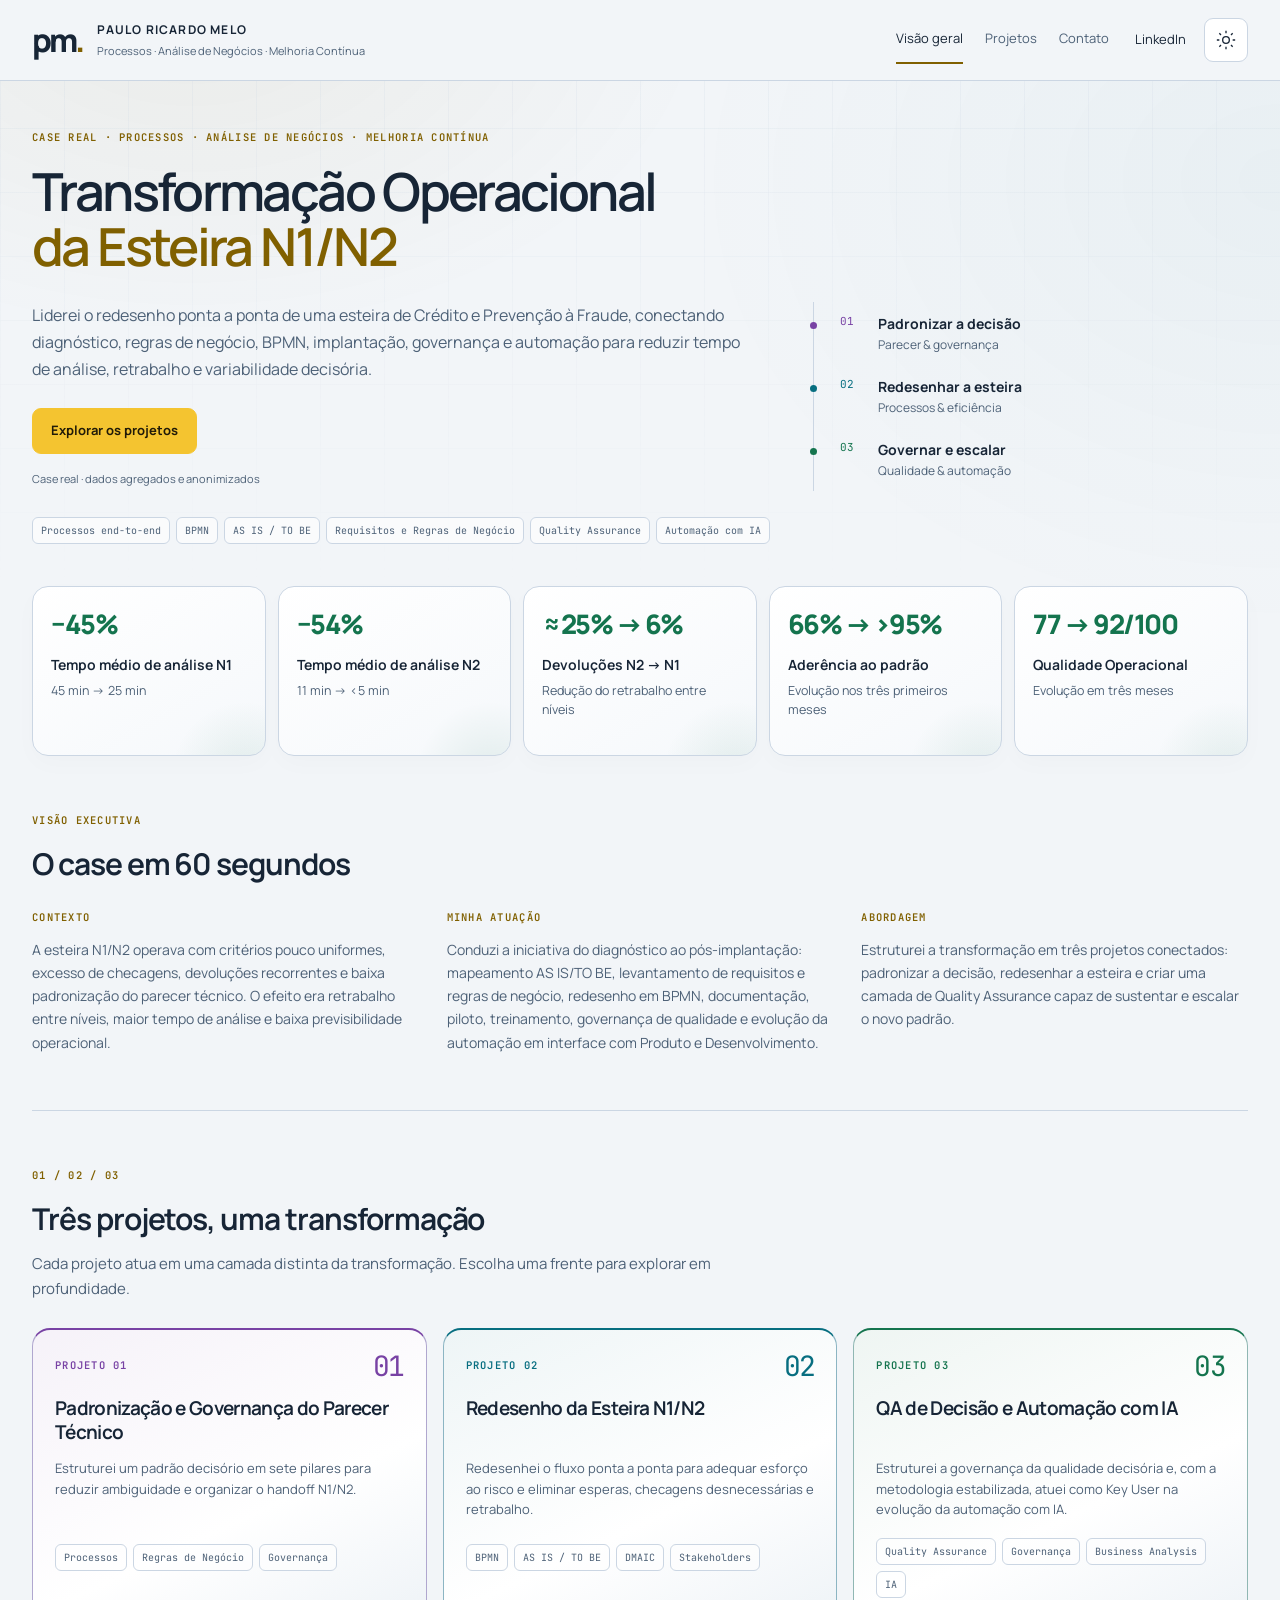
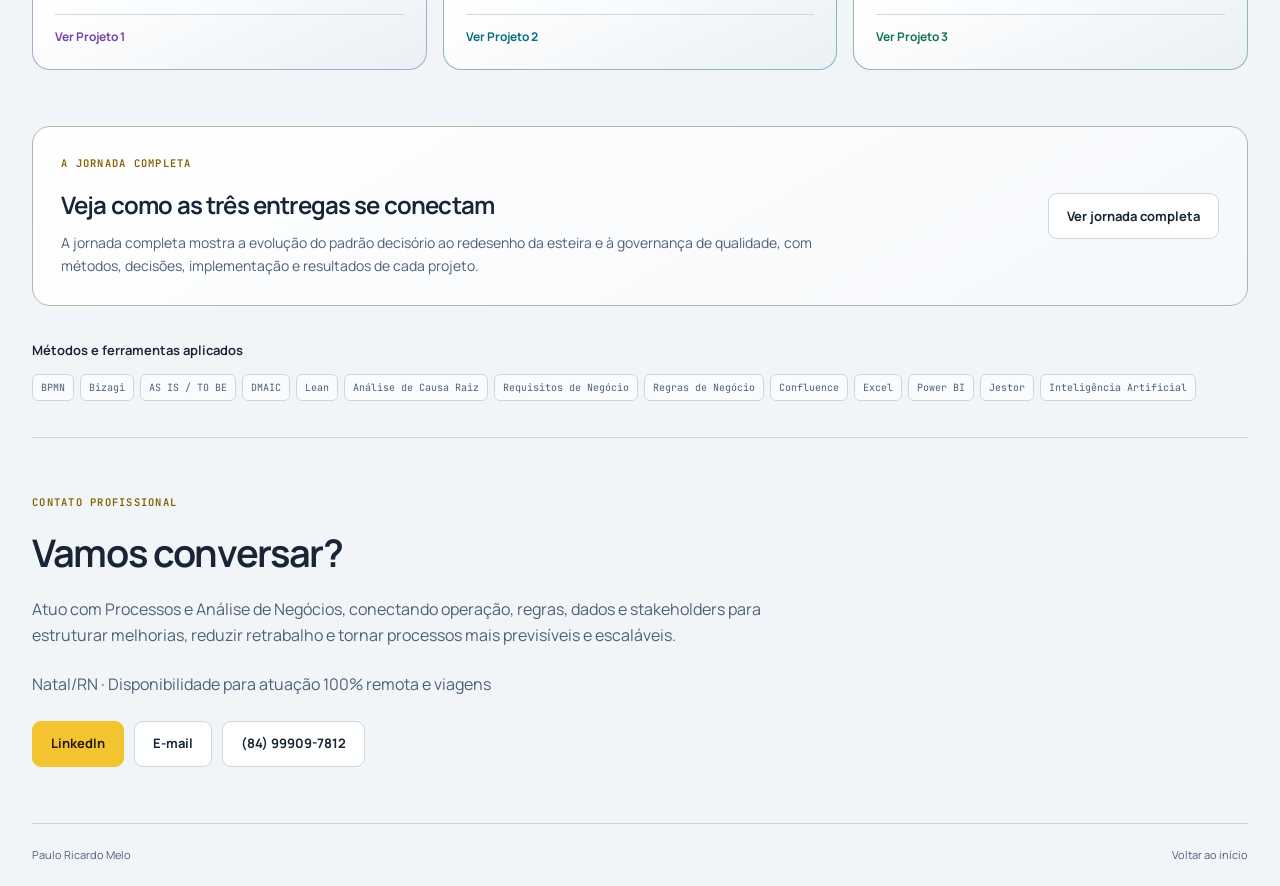
<file: index.html>
<!doctype html>
<html lang="pt-BR"><head><meta charset="utf-8"><meta name="viewport" content="width=device-width,initial-scale=1">
<title>Paulo Ricardo Melo | Processos, Análise de Negócios e Melhoria Contínua</title>
<meta name="description" content="Portfólio profissional de Paulo Ricardo Melo em Processos, Análise de Negócios e Melhoria Contínua, com case de redesenho operacional, BPMN, requisitos, governança, QA e automação.">
<link rel="canonical" href="https://melorpaulo-bit.github.io/">
<script>try{document.documentElement.dataset.theme=localStorage.getItem('portfolio-theme')||(matchMedia('(prefers-color-scheme: dark)').matches?'dark':'light')}catch(e){document.documentElement.dataset.theme=matchMedia('(prefers-color-scheme: dark)').matches?'dark':'light'}</script>
<meta property="og:type" content="website"><meta property="og:locale" content="pt_BR"><meta property="og:url" content="https://melorpaulo-bit.github.io/"><meta property="og:title" content="Paulo Ricardo Melo | Processos, Análise de Negócios e Melhoria Contínua"><meta property="og:description" content="Portfólio profissional de Paulo Ricardo Melo em Processos, Análise de Negócios e Melhoria Contínua, com case de redesenho operacional, BPMN, requisitos, governança, QA e automação."><meta property="og:image" content="https://melorpaulo-bit.github.io/assets/portfolio-cover.png">
<meta name="twitter:card" content="summary_large_image"><meta name="twitter:title" content="Paulo Ricardo Melo | Processos, Análise de Negócios e Melhoria Contínua"><meta name="twitter:description" content="Portfólio profissional de Paulo Ricardo Melo em Processos, Análise de Negócios e Melhoria Contínua, com case de redesenho operacional, BPMN, requisitos, governança, QA e automação."><meta name="twitter:image" content="https://melorpaulo-bit.github.io/assets/portfolio-cover.png">
<link rel="preconnect" href="https://fonts.googleapis.com"><link rel="preconnect" href="https://fonts.gstatic.com" crossorigin><link href="https://fonts.googleapis.com/css2?family=JetBrains+Mono:wght@400;600;700&family=Manrope:wght@400;500;600;700;800&display=swap" rel="stylesheet"><link rel="icon" href="assets/favicon.svg" type="image/svg+xml"><link rel="stylesheet" href="assets/styles.css"><script src="assets/app.js" defer></script></head><body class="home-page"><a class="skip-link" href="#conteudo">Pular para o conteúdo</a><header class="site-header"><div class="header-inner"><a class="brand" href="#visao-geral"><span class="monogram" aria-hidden="true">pm<span>.</span></span><span><strong>PAULO RICARDO MELO</strong><small>Processos · Análise de Negócios · Melhoria Contínua</small></span></a><div class="header-actions"><a class="header-link" href="https://www.linkedin.com/in/paulo-ricardo-melo">LinkedIn</a><button class="theme-toggle" type="button" aria-label="Alternar tema claro e escuro" title="Alternar tema claro e escuro"><svg viewBox="0 0 24 24" width="20" height="20" fill="none" stroke="currentColor" stroke-width="1.6" aria-hidden="true"><circle cx="12" cy="12" r="4"/><path d="M12 1v3m0 16v3M1 12h3m16 0h3M4 4l2 2m12 12l2 2M4 20l2-2M18 6l2-2"/></svg></button><button class="menu-toggle" aria-expanded="false" aria-controls="navigation" type="button">Menu</button></div><nav id="navigation" aria-label="Navegação principal"><a href="#visao-geral">Visão geral</a><a href="#projetos">Projetos</a><a href="#contato">Contato</a></nav></div></header><main id="conteudo"><section id="visao-geral" class="hero shell"><p class="eyebrow">CASE REAL · PROCESSOS · ANÁLISE DE NEGÓCIOS · MELHORIA CONTÍNUA</p><h1>Transformação Operacional<br><span>da Esteira N1/N2</span></h1><div class="hero-bottom"><div><p class="lead">Liderei o redesenho ponta a ponta de uma esteira de Crédito e Prevenção à Fraude, conectando diagnóstico, regras de negócio, BPMN, implantação, governança e automação para reduzir tempo de análise, retrabalho e variabilidade decisória.</p><div class="actions"><a class="button primary" href="#projetos">Explorar os projetos</a></div><p class="discretion">Case real · dados agregados e anonimizados</p></div><div class="hero-path" aria-label="Três projetos conectados"><div class="path-step p1"><span>01</span><strong>Padronizar a decisão</strong><small>Parecer &amp; governança</small></div><div class="path-step p2"><span>02</span><strong>Redesenhar a esteira</strong><small>Processos &amp; eficiência</small></div><div class="path-step p3"><span>03</span><strong>Governar e escalar</strong><small>Qualidade &amp; automação</small></div></div></div><div class="tags"><span class="tag">Processos end-to-end</span><span class="tag">BPMN</span><span class="tag">AS IS / TO BE</span><span class="tag">Requisitos e Regras de Negócio</span><span class="tag">Quality Assurance</span><span class="tag">Automação com IA</span></div></section><section class="kpis shell" aria-label="Resultados executivos"><article class="kpi"><strong class="num">−45%</strong><h3>Tempo médio de análise N1</h3><p>45 min → 25 min</p></article><article class="kpi"><strong class="num">−54%</strong><h3>Tempo médio de análise N2</h3><p>11 min → &lt;5 min</p></article><article class="kpi"><strong class="num">≈25% → 6%</strong><h3>Devoluções N2 → N1</h3><p>Redução do retrabalho entre níveis</p></article><article class="kpi"><strong class="num">66% → &gt;95%</strong><h3>Aderência ao padrão</h3><p>Evolução nos três primeiros meses</p></article><article class="kpi"><strong class="num">77 → 92/100</strong><h3>Qualidade Operacional</h3><p>Evolução em três meses</p></article></section><section class="overview shell"><p class="eyebrow">VISÃO EXECUTIVA</p><h2>O case em 60 segundos</h2><div class="overview-grid"><article><h3 class="block-label">CONTEXTO</h3><p>A esteira N1/N2 operava com critérios pouco uniformes, excesso de checagens, devoluções recorrentes e baixa padronização do parecer técnico. O efeito era retrabalho entre níveis, maior tempo de análise e baixa previsibilidade operacional.</p></article><article><h3 class="block-label">MINHA ATUAÇÃO</h3><p>Conduzi a iniciativa do diagnóstico ao pós-implantação: mapeamento AS IS/TO BE, levantamento de requisitos e regras de negócio, redesenho em BPMN, documentação, piloto, treinamento, governança de qualidade e evolução da automação em interface com Produto e Desenvolvimento.</p></article><article><h3 class="block-label">ABORDAGEM</h3><p>Estruturei a transformação em três projetos conectados: padronizar a decisão, redesenhar a esteira e criar uma camada de Quality Assurance capaz de sustentar e escalar o novo padrão.</p></article></div></section><section id="projetos" class="projects shell"><p class="eyebrow">01 / 02 / 03</p><h2>Três projetos, uma transformação</h2><p class="section-intro">Cada projeto atua em uma camada distinta da transformação. Escolha uma frente para explorar em profundidade.</p><div class="project-grid"><article class="project-card p1"><div class="project-top"><span class="block-label">PROJETO 01</span><span class="project-index" aria-hidden="true">01</span></div><h3>Padronização e Governança do Parecer Técnico</h3><p>Estruturei um padrão decisório em sete pilares para reduzir ambiguidade e organizar o handoff N1/N2.</p><div class="tags"><span class="tag">Processos</span><span class="tag">Regras de Negócio</span><span class="tag">Governança</span></div><a class="project-link" href="case.html#projeto1">Ver Projeto 1</a></article><article class="project-card p2"><div class="project-top"><span class="block-label">PROJETO 02</span><span class="project-index" aria-hidden="true">02</span></div><h3>Redesenho da Esteira N1/N2</h3><p>Redesenhei o fluxo ponta a ponta para adequar esforço ao risco e eliminar esperas, checagens desnecessárias e retrabalho.</p><div class="tags"><span class="tag">BPMN</span><span class="tag">AS IS / TO BE</span><span class="tag">DMAIC</span><span class="tag">Stakeholders</span></div><a class="project-link" href="case.html#projeto2">Ver Projeto 2</a></article><article class="project-card p3"><div class="project-top"><span class="block-label">PROJETO 03</span><span class="project-index" aria-hidden="true">03</span></div><h3>QA de Decisão e Automação com IA</h3><p>Estruturei a governança da qualidade decisória e, com a metodologia estabilizada, atuei como Key User na evolução da automação com IA.</p><div class="tags"><span class="tag">Quality Assurance</span><span class="tag">Governança</span><span class="tag">Business Analysis</span><span class="tag">IA</span></div><a class="project-link" href="case.html#projeto3">Ver Projeto 3</a></article></div></section><section class="journey-cta shell"><div><p class="eyebrow">A JORNADA COMPLETA</p><h2>Veja como as três entregas se conectam</h2><p>A jornada completa mostra a evolução do padrão decisório ao redesenho da esteira e à governança de qualidade, com métodos, decisões, implementação e resultados de cada projeto.</p></div><a class="button" href="case.html#jornada">Ver jornada completa</a></section><section class="tools shell"><h2>Métodos e ferramentas aplicados</h2><div class="tags"><span class="tag">BPMN</span><span class="tag">Bizagi</span><span class="tag">AS IS / TO BE</span><span class="tag">DMAIC</span><span class="tag">Lean</span><span class="tag">Análise de Causa Raiz</span><span class="tag">Requisitos de Negócio</span><span class="tag">Regras de Negócio</span><span class="tag">Confluence</span><span class="tag">Excel</span><span class="tag">Power BI</span><span class="tag">Jestor</span><span class="tag">Inteligência Artificial</span></div></section><section id="contato" class="contact shell"><div class="contact-copy"><p class="eyebrow">CONTATO PROFISSIONAL</p><h2>Vamos conversar?</h2><p>Atuo com Processos e Análise de Negócios, conectando operação, regras, dados e stakeholders para estruturar melhorias, reduzir retrabalho e tornar processos mais previsíveis e escaláveis.</p><p class="location">Natal/RN · Disponibilidade para atuação 100% remota e viagens</p><div class="actions"><a class="button primary" href="https://www.linkedin.com/in/paulo-ricardo-melo" target="_blank" rel="noopener noreferrer">LinkedIn</a><a class="button" href="mailto:melo.rpaulo@gmail.com">E-mail</a><a class="button" href="tel:+5584999097812">(84) 99909-7812</a></div></div></section></main><footer class="site-footer shell"><span>Paulo Ricardo Melo</span><a href="#conteudo">Voltar ao início</a></footer>
</body></html>
</file>
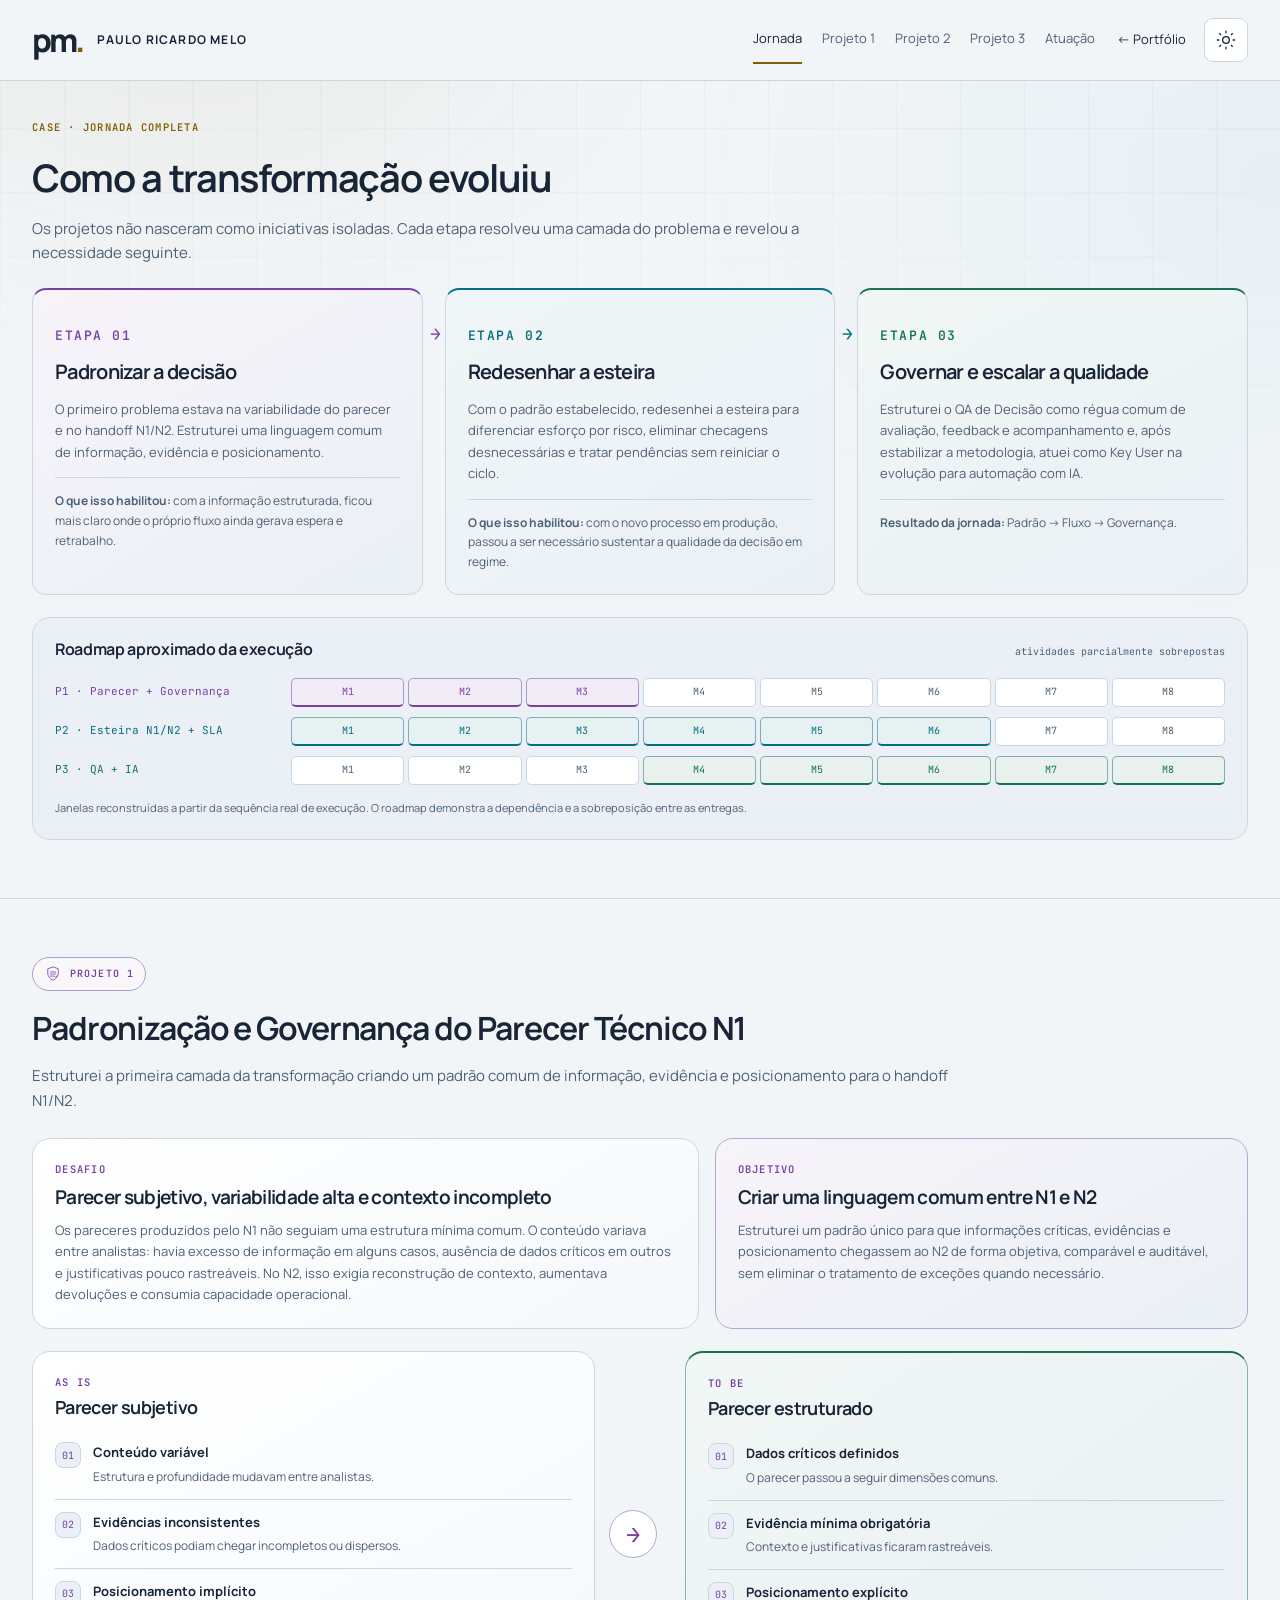
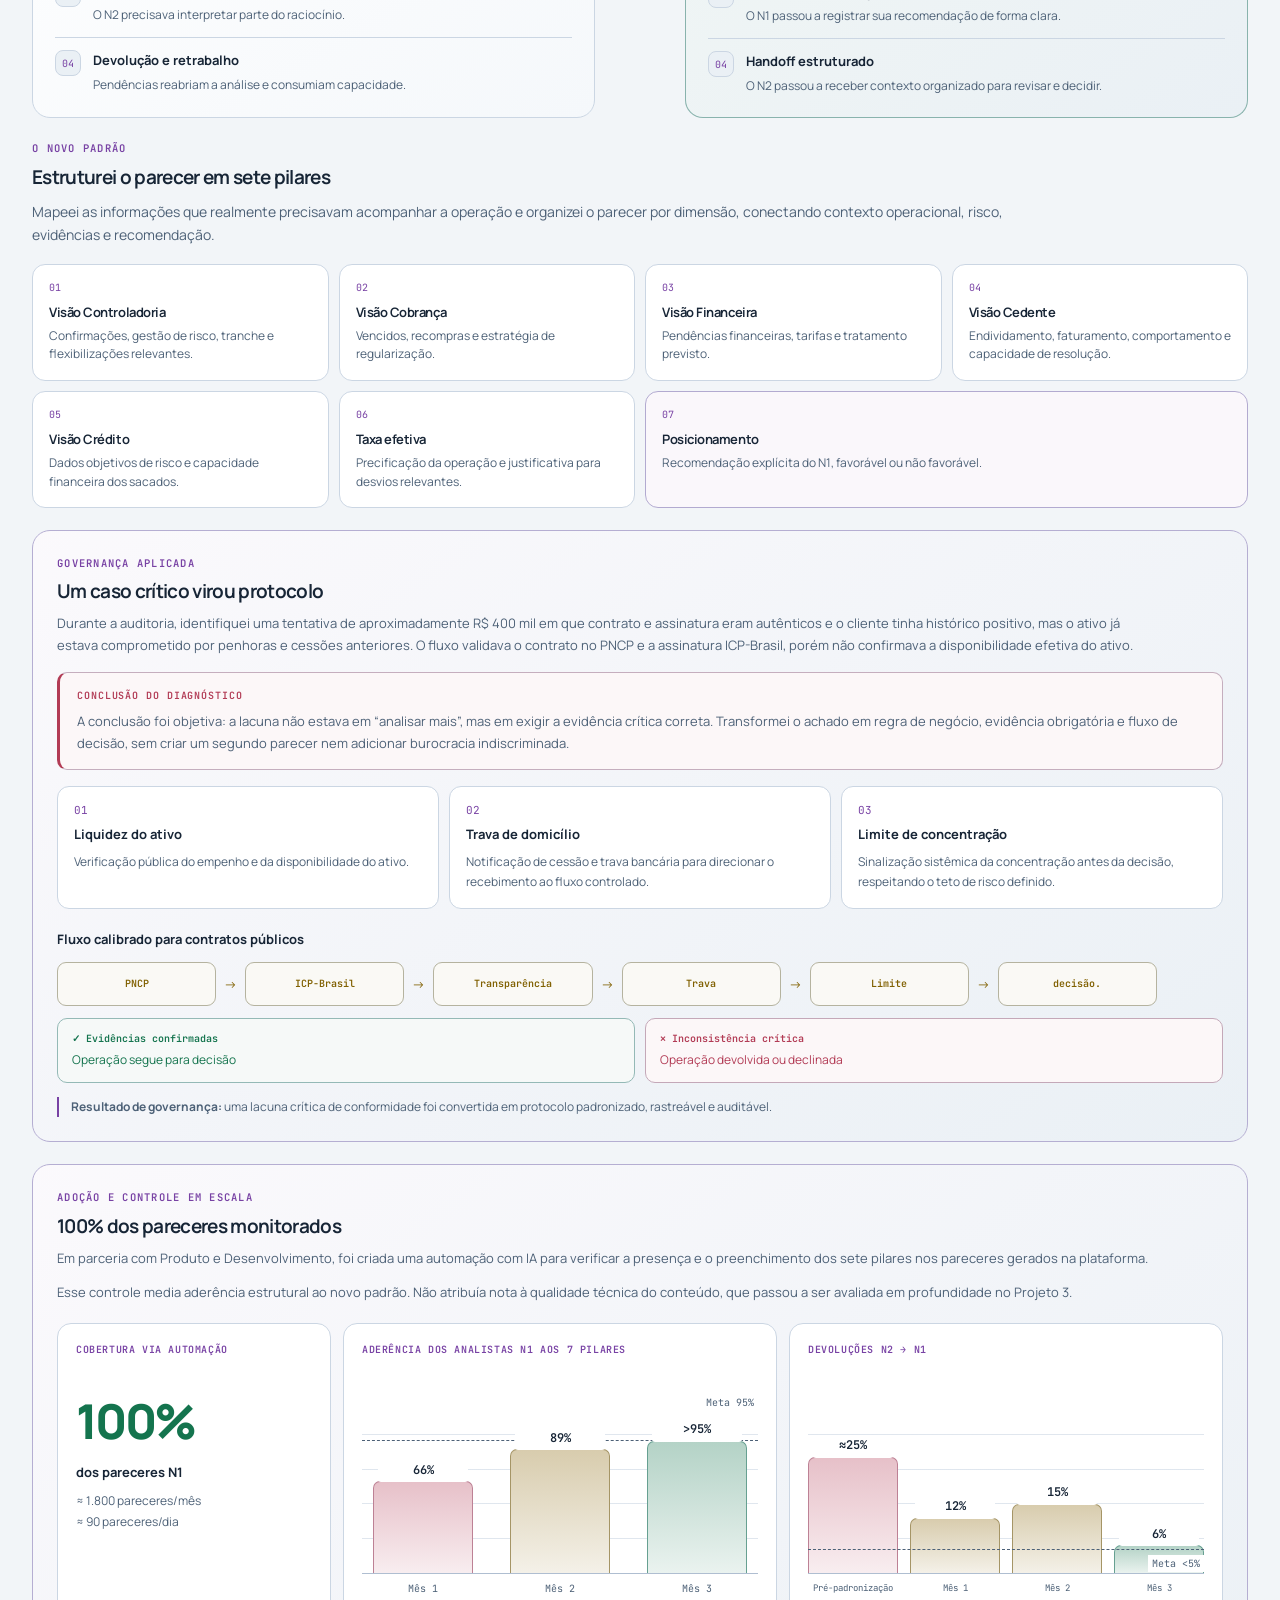
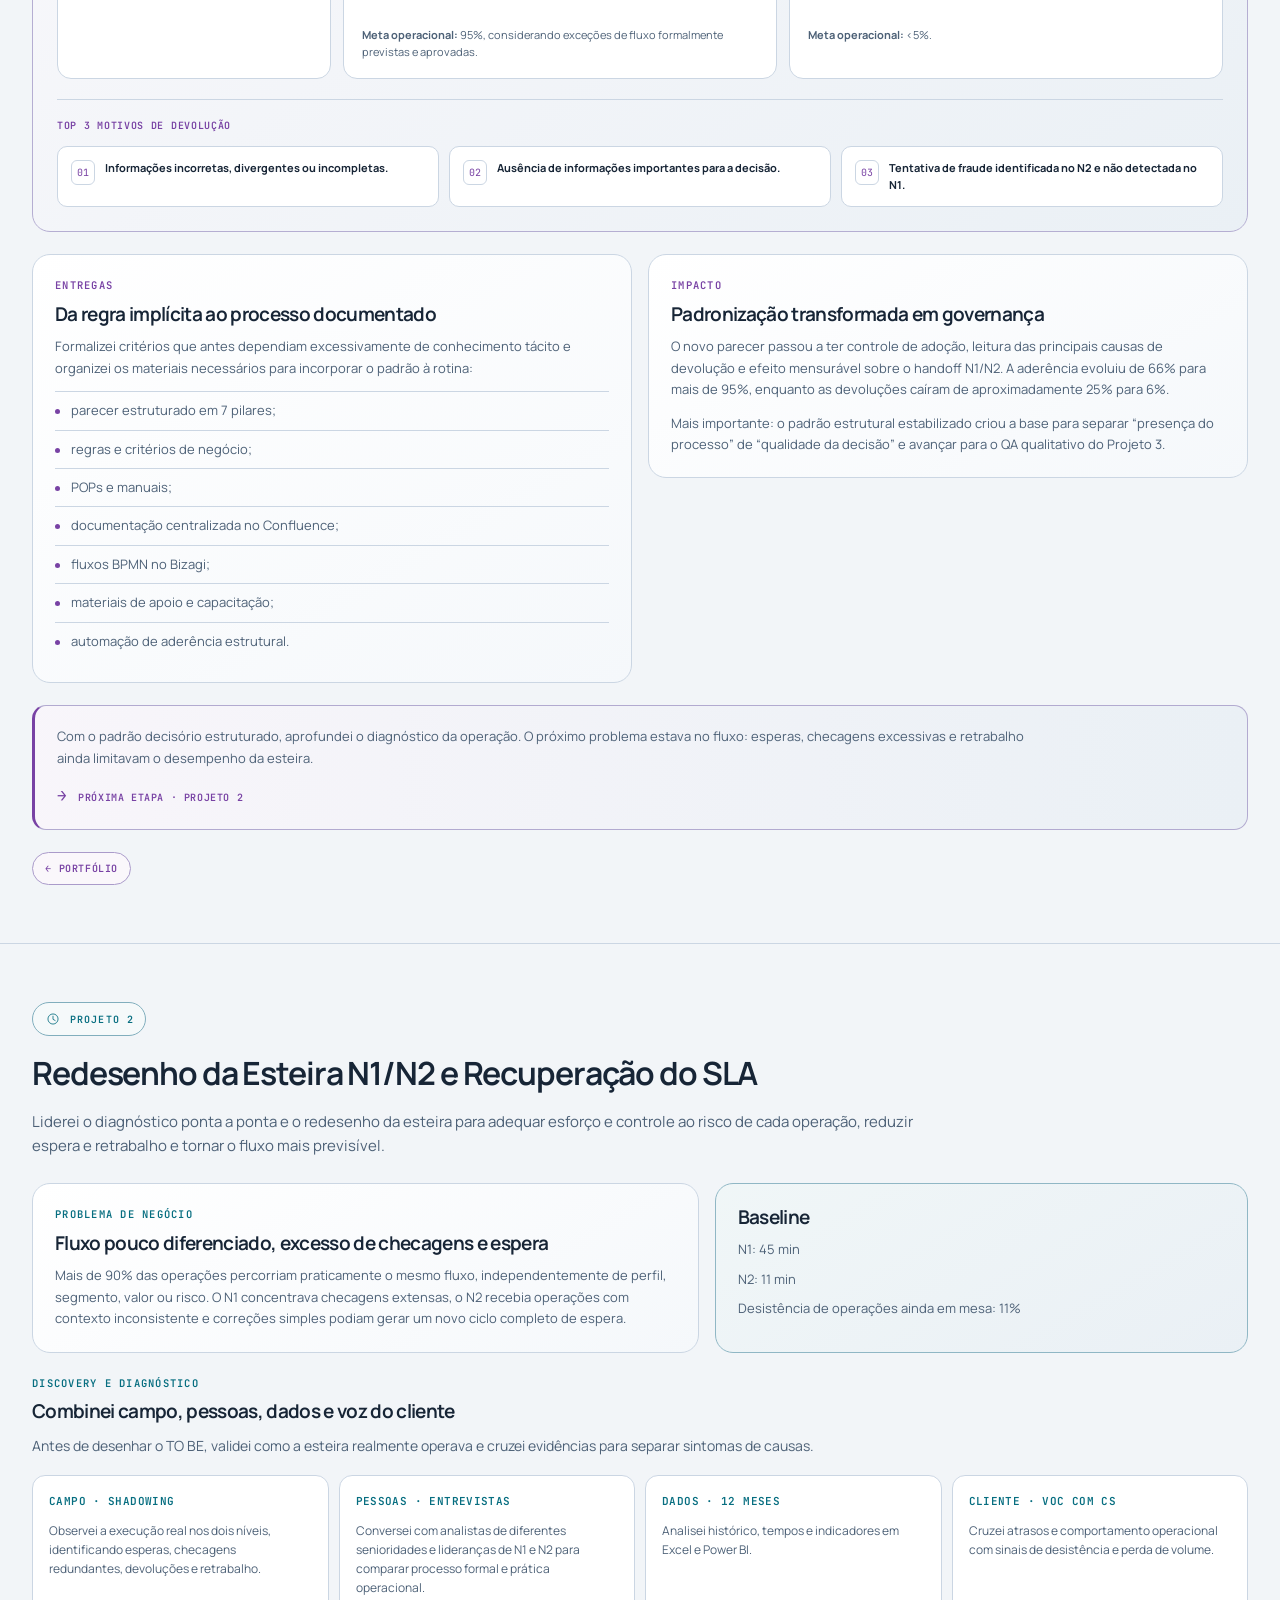
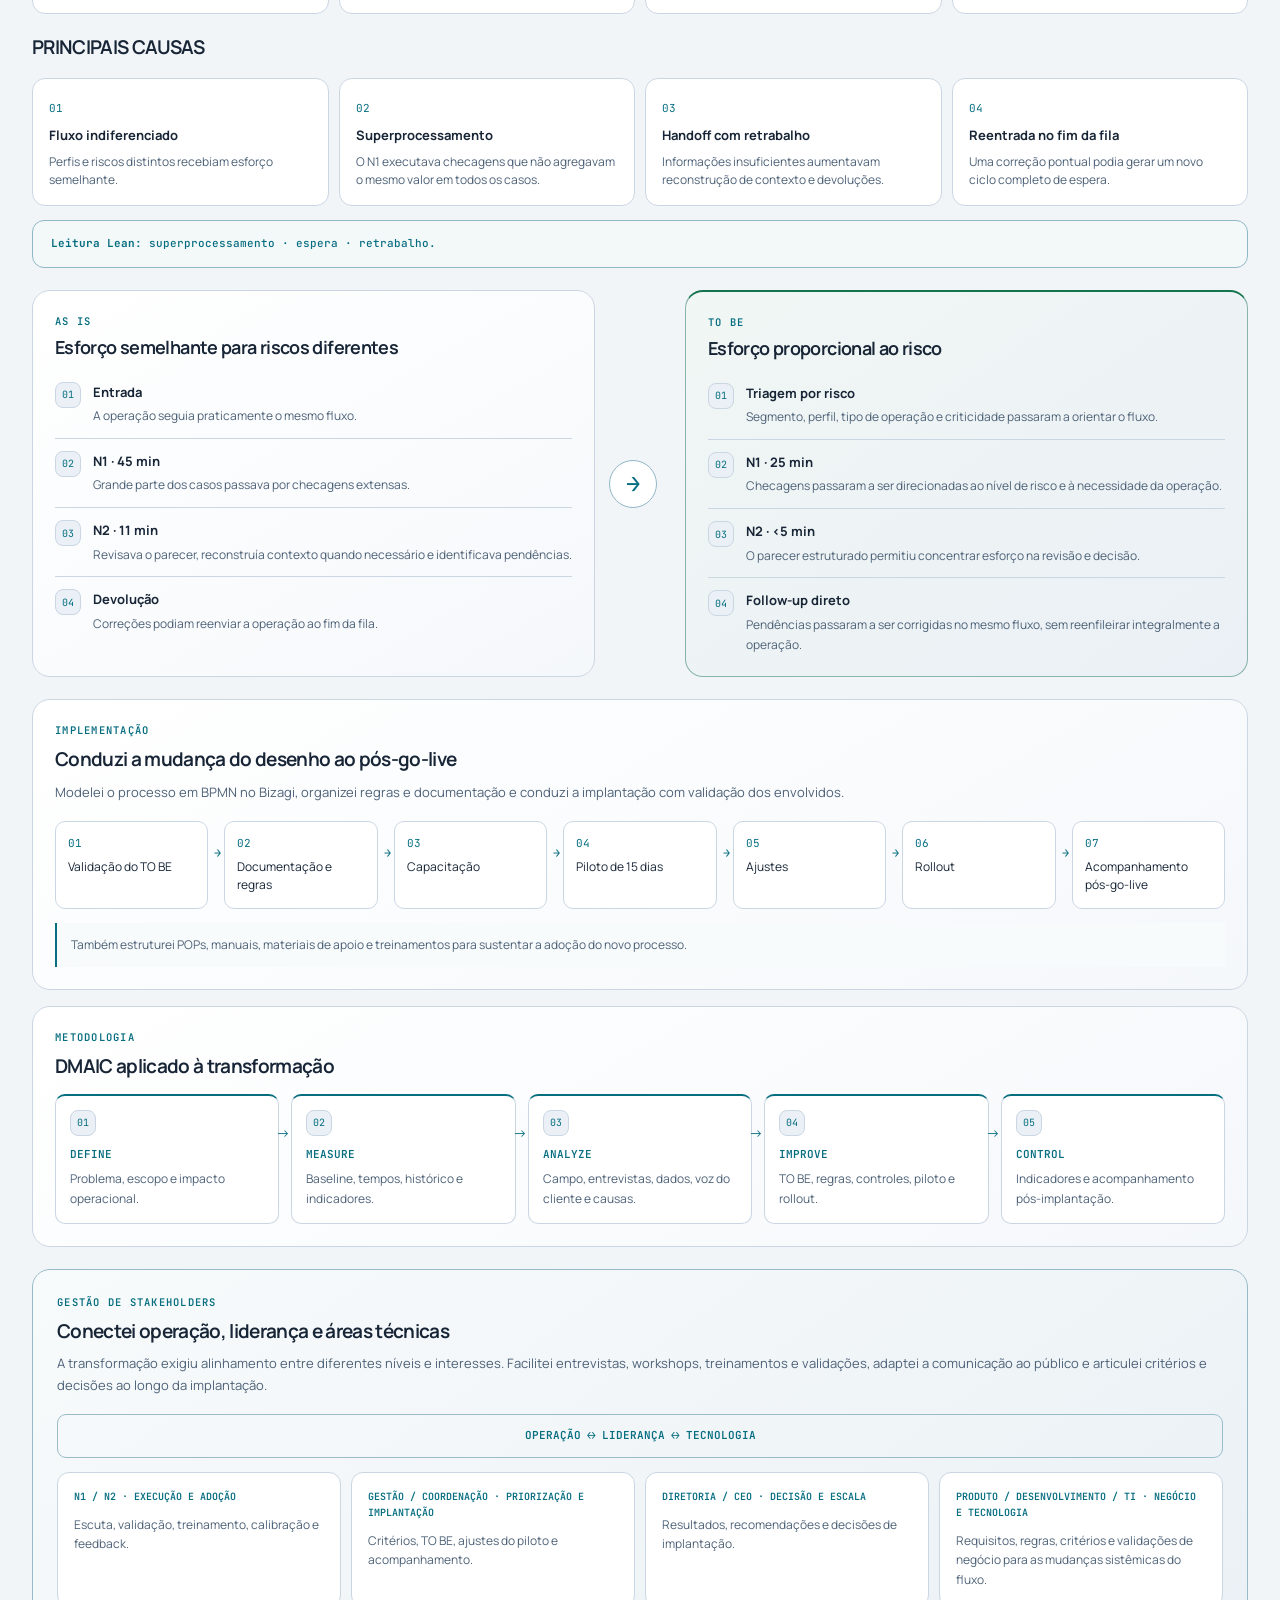
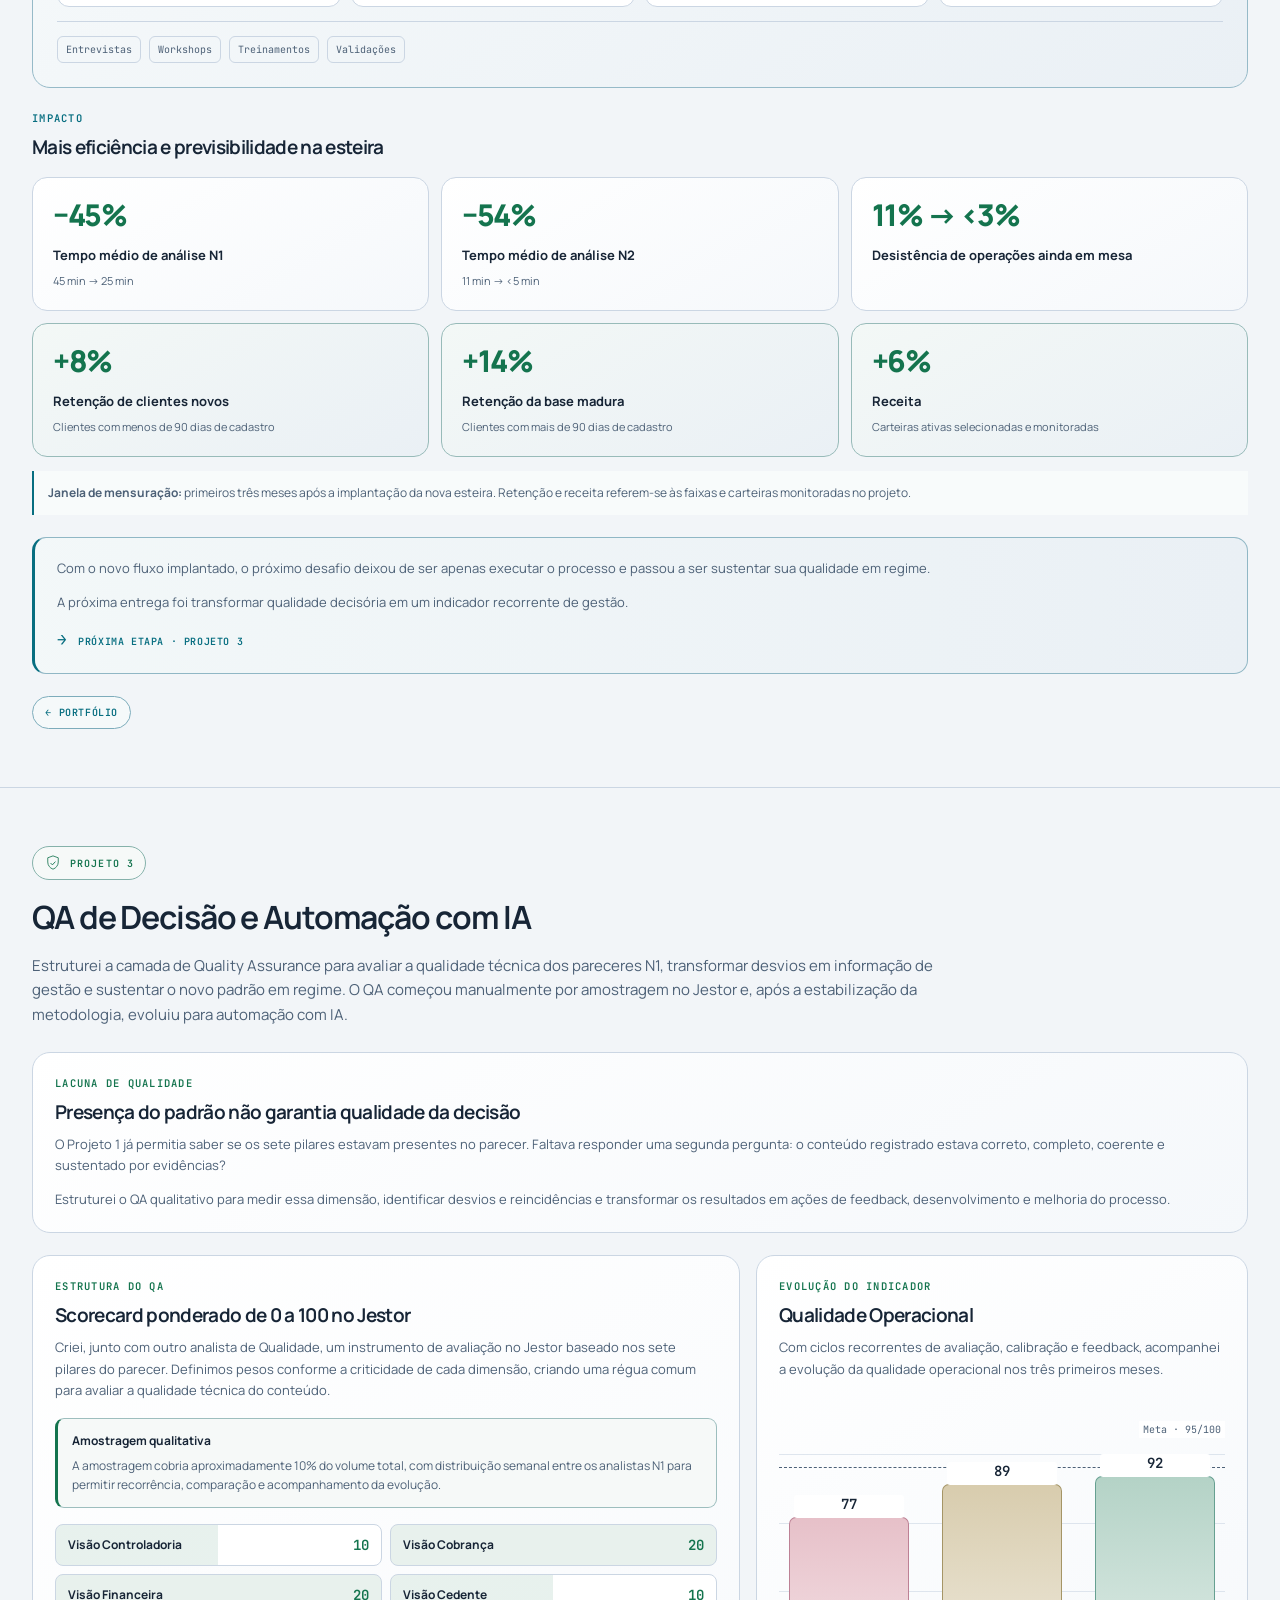
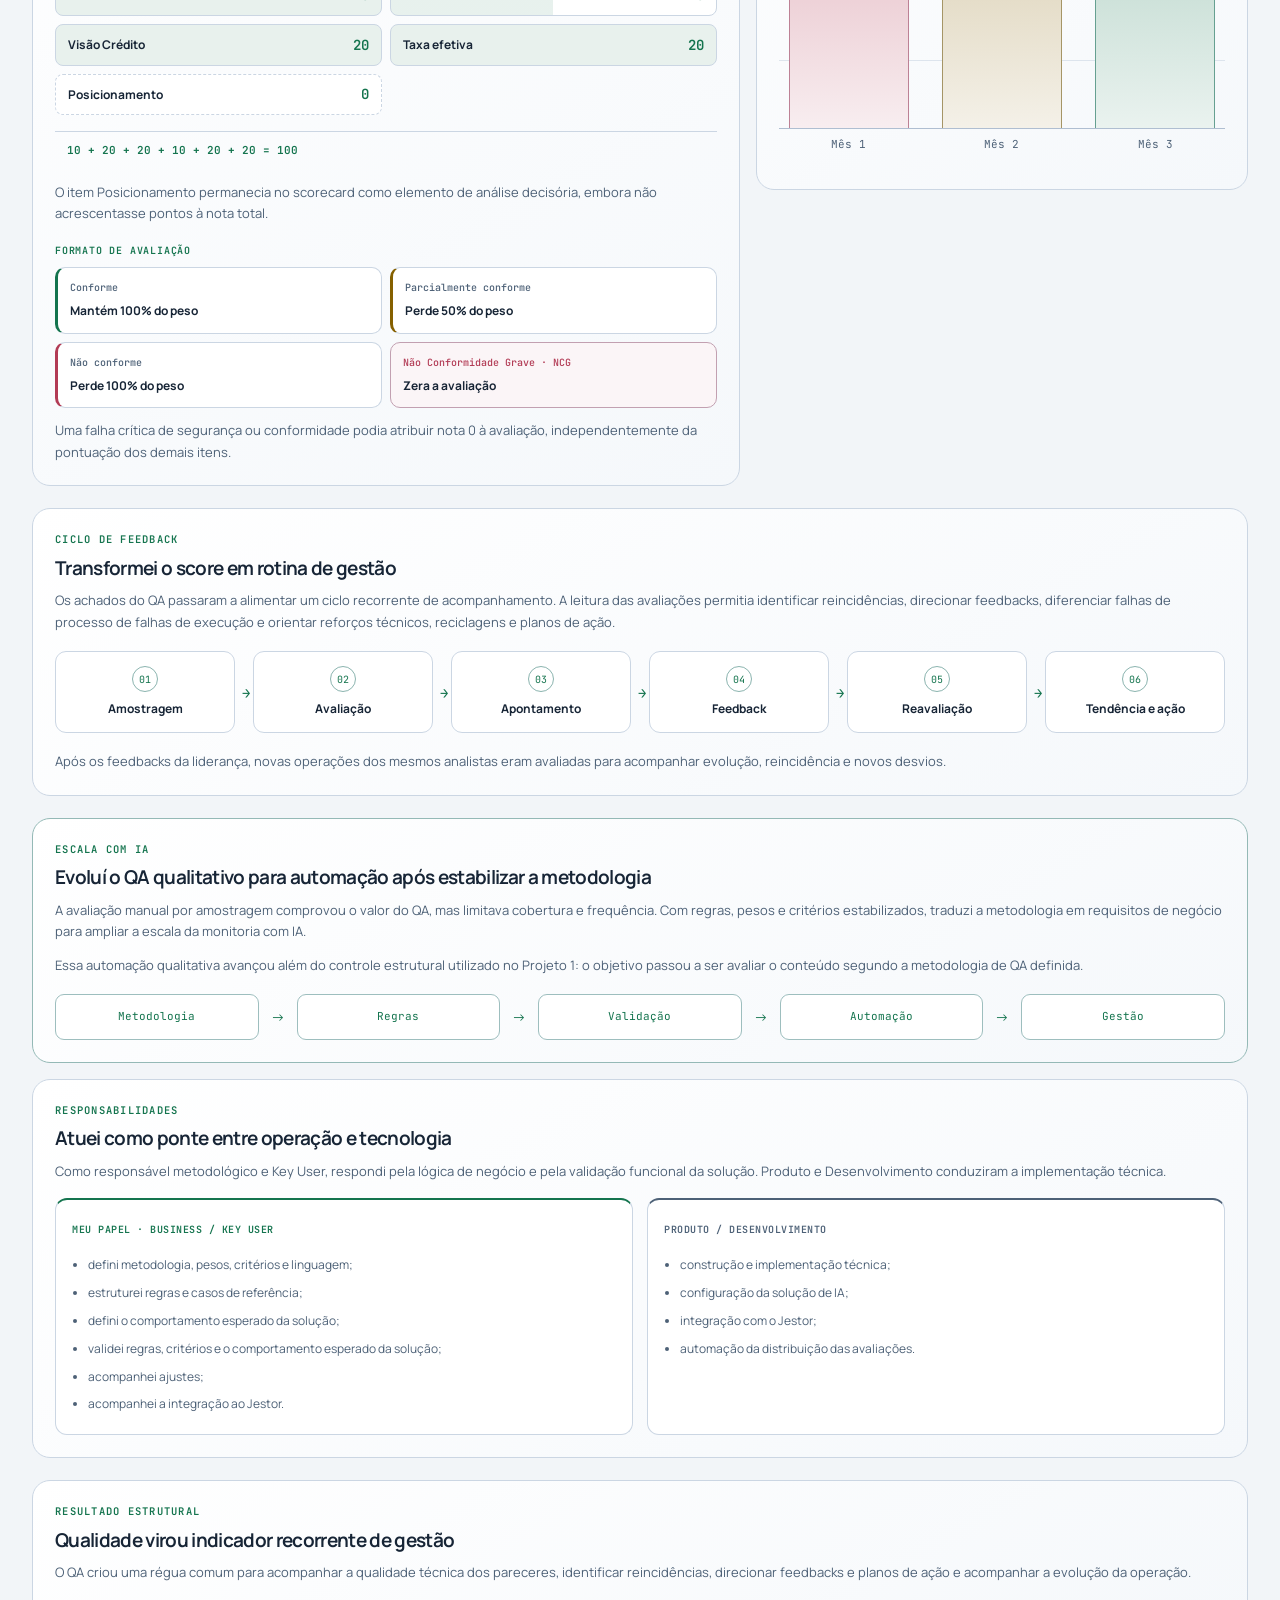
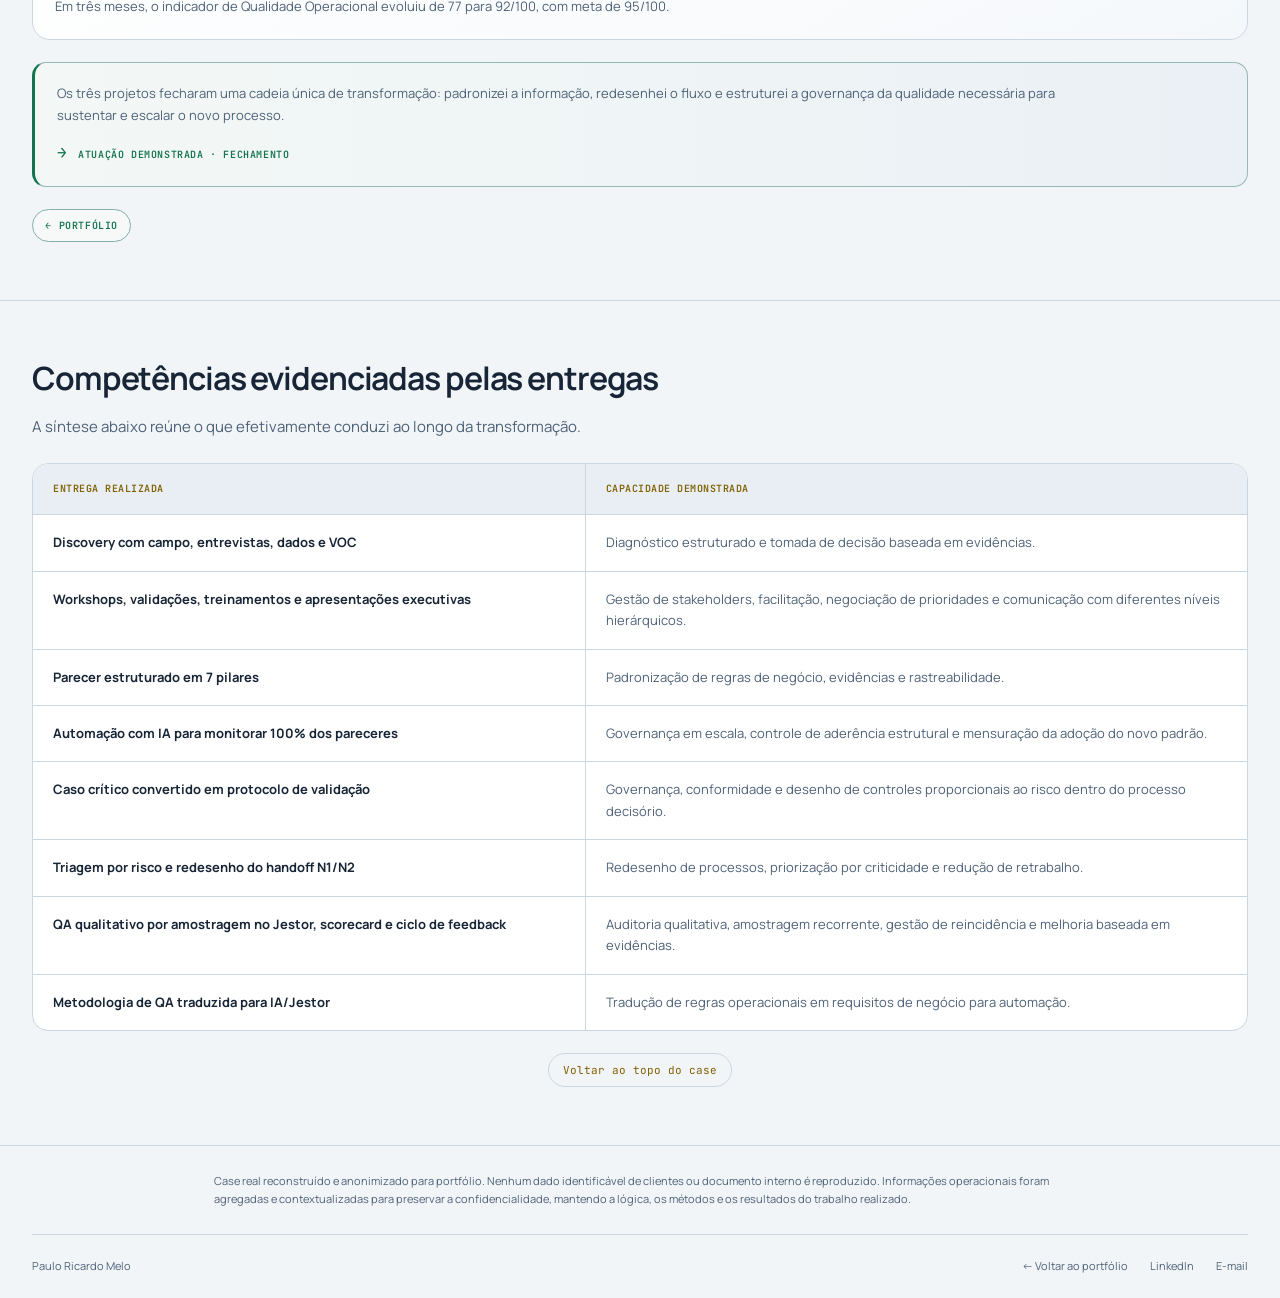
<file: case.html>
<!doctype html>
<html lang="pt-BR"><head><meta charset="utf-8"><meta name="viewport" content="width=device-width,initial-scale=1">
<title>Transformação Operacional da Esteira N1/N2 | Paulo Ricardo Melo</title>
<meta name="description" content="Case profissional de transformação operacional estruturado em três projetos de processos, análise de negócios, melhoria contínua, QA e automação.">
<link rel="canonical" href="https://melorpaulo-bit.github.io/case.html">
<script>try{document.documentElement.dataset.theme=localStorage.getItem('portfolio-theme')||(matchMedia('(prefers-color-scheme: dark)').matches?'dark':'light')}catch(e){document.documentElement.dataset.theme=matchMedia('(prefers-color-scheme: dark)').matches?'dark':'light'}</script>
<meta property="og:type" content="article"><meta property="og:locale" content="pt_BR"><meta property="og:url" content="https://melorpaulo-bit.github.io/case.html"><meta property="og:title" content="Transformação Operacional da Esteira N1/N2 | Paulo Ricardo Melo"><meta property="og:description" content="Case profissional de transformação operacional estruturado em três projetos de processos, análise de negócios, melhoria contínua, QA e automação."><meta property="og:image" content="https://melorpaulo-bit.github.io/assets/portfolio-cover.png">
<meta name="twitter:card" content="summary_large_image"><meta name="twitter:title" content="Transformação Operacional da Esteira N1/N2 | Paulo Ricardo Melo"><meta name="twitter:description" content="Case profissional de transformação operacional estruturado em três projetos de processos, análise de negócios, melhoria contínua, QA e automação."><meta name="twitter:image" content="https://melorpaulo-bit.github.io/assets/portfolio-cover.png">
<link rel="preconnect" href="https://fonts.googleapis.com"><link rel="preconnect" href="https://fonts.gstatic.com" crossorigin><link href="https://fonts.googleapis.com/css2?family=JetBrains+Mono:wght@400;600;700&family=Manrope:wght@400;500;600;700;800&display=swap" rel="stylesheet"><link rel="icon" href="assets/favicon.svg" type="image/svg+xml"><link rel="stylesheet" href="assets/styles.css"><script src="assets/app.js" defer></script></head><body class="case-page"><a class="skip-link" href="#conteudo">Pular para o conteúdo</a><header class="site-header"><div class="header-inner"><a class="brand" href="index.html#visao-geral"><span class="monogram" aria-hidden="true">pm<span>.</span></span><span><strong>PAULO RICARDO MELO</strong><small>Processos · Análise de Negócios · Melhoria Contínua</small></span></a><div class="header-actions"><a class="header-link" href="index.html#visao-geral">← Portfólio</a><button class="theme-toggle" type="button" aria-label="Alternar tema claro e escuro" title="Alternar tema claro e escuro"><svg viewbox="0 0 24 24" width="20" height="20" fill="none" stroke="currentColor" stroke-width="1.6" aria-hidden="true"><circle cx="12" cy="12" r="4"></circle><path d="M12 1v3m0 16v3M1 12h3m16 0h3M4 4l2 2m12 12l2 2M4 20l2-2M18 6l2-2"></path></svg></button><button class="menu-toggle" aria-expanded="false" aria-controls="navigation" type="button">Menu</button></div><nav id="navigation" aria-label="Navegação do case"><a href="#jornada">Jornada</a><a href="#projeto1">Projeto 1</a><a href="#projeto2">Projeto 2</a><a href="#projeto3">Projeto 3</a><a href="#atuacao">Atuação</a><a class="mobile-portfolio-link" href="index.html#visao-geral">← Portfólio</a></nav></div></header><main id="conteudo" class="case-main"><section id="jornada"><div class="shell"><div class="case-opening"><p class="eyebrow">CASE · JORNADA COMPLETA</p><h1>Como a transformação evoluiu</h1><p>Os projetos não nasceram como iniciativas isoladas. Cada etapa resolveu uma camada do problema e revelou a necessidade seguinte.</p></div><div class="journey"><article class="journey-stage p1"><p class="block-label">ETAPA 01</p><h2>Padronizar a decisão</h2><p>O primeiro problema estava na variabilidade do parecer e no handoff N1/N2. Estruturei uma linguagem comum de informação, evidência e posicionamento.</p><p class="connection"><strong>O que isso habilitou:</strong> com a informação estruturada, ficou mais claro onde o próprio fluxo ainda gerava espera e retrabalho.</p></article><article class="journey-stage p2"><p class="block-label">ETAPA 02</p><h2>Redesenhar a esteira</h2><p>Com o padrão estabelecido, redesenhei a esteira para diferenciar esforço por risco, eliminar checagens desnecessárias e tratar pendências sem reiniciar o ciclo.</p><p class="connection"><strong>O que isso habilitou:</strong> com o novo processo em produção, passou a ser necessário sustentar a qualidade da decisão em regime.</p></article><article class="journey-stage p3"><p class="block-label">ETAPA 03</p><h2>Governar e escalar a qualidade</h2><p>Estruturei o QA de Decisão como régua comum de avaliação, feedback e acompanhamento e, após estabilizar a metodologia, atuei como Key User na evolução para automação com IA.</p><p class="connection"><strong>Resultado da jornada:</strong> Padrão → Fluxo → Governança.</p></article></div><div class="roadmap"><div class="roadmap-head"><h2>Roadmap aproximado da execução</h2><small>atividades parcialmente sobrepostas</small></div><div class="track p1"><div class="track-name">P1 · Parecer + Governança</div><span class="track-range">M1–M3</span><div class="months" aria-label="Projeto 1: M1 a M3"><span class="month on">M1</span><span class="month on">M2</span><span class="month on">M3</span><span class="month">M4</span><span class="month">M5</span><span class="month">M6</span><span class="month">M7</span><span class="month">M8</span></div></div><div class="track p2"><div class="track-name">P2 · Esteira N1/N2 + SLA</div><span class="track-range">M1–M6</span><div class="months" aria-label="Projeto 2: M1 a M6"><span class="month on">M1</span><span class="month on">M2</span><span class="month on">M3</span><span class="month on">M4</span><span class="month on">M5</span><span class="month on">M6</span><span class="month">M7</span><span class="month">M8</span></div></div><div class="track p3"><div class="track-name">P3 · QA + IA</div><span class="track-range">M4–M8</span><div class="months" aria-label="Projeto 3: M4 a M8"><span class="month">M1</span><span class="month">M2</span><span class="month">M3</span><span class="month on">M4</span><span class="month on">M5</span><span class="month on">M6</span><span class="month on">M7</span><span class="month on">M8</span></div></div><p class="note">Janelas reconstruídas a partir da sequência real de execução. O roadmap demonstra a dependência e a sobreposição entre as entregas.</p></div></div></section>
<section id="projeto1">
<div class="shell">
<div class="project-marker p1" aria-label="Início do Projeto 1">
        <svg viewbox="0 0 48 48" fill="none" aria-hidden="true"><path d="M24 5l14 5.1v11.3c0 9-5.7 16-14 19.1-8.3-3.1-14-10.1-14-19.1V10.1L24 5z" stroke-width="2.2"></path><path d="M17 18.5h14M17 24h14M17 29.5h9" stroke-width="2.1" stroke-linecap="round"></path><path d="M28.3 30.6l2.3 2.3 4.4-4.6" stroke-width="2.1" stroke-linecap="round" stroke-linejoin="round"></path></svg>
        <span>PROJETO 1</span>
      </div>
<div class="section-head"><div><h2>Padronização e Governança do Parecer Técnico N1</h2><p>Estruturei a primeira camada da transformação criando um padrão comum de informação, evidência e posicionamento para o handoff N1/N2.</p></div></div>
<div class="proj-hero"><article class="challenge"><div class="block-label">DESAFIO</div><h3>Parecer subjetivo, variabilidade alta e contexto incompleto</h3><p>Os pareceres produzidos pelo N1 não seguiam uma estrutura mínima comum. O conteúdo variava entre analistas: havia excesso de informação em alguns casos, ausência de dados críticos em outros e justificativas pouco rastreáveis. No N2, isso exigia reconstrução de contexto, aumentava devoluções e consumia capacidade operacional.</p></article><article class="objective"><div class="block-label">OBJETIVO</div><h3>Criar uma linguagem comum entre N1 e N2</h3><p>Estruturei um padrão único para que informações críticas, evidências e posicionamento chegassem ao N2 de forma objetiva, comparável e auditável, sem eliminar o tratamento de exceções quando necessário.</p></article></div>
<div class="flow-grid" aria-label="Comparação entre processo antigo e novo padrão"><article class="flow-card"><div class="block-label">AS IS</div><h3>Parecer subjetivo</h3><div class="flow-step"><i>01</i><div><strong>Conteúdo variável</strong><span>Estrutura e profundidade mudavam entre analistas.</span></div></div><div class="flow-step"><i>02</i><div><strong>Evidências inconsistentes</strong><span>Dados críticos podiam chegar incompletos ou dispersos.</span></div></div><div class="flow-step"><i>03</i><div><strong>Posicionamento implícito</strong><span>O N2 precisava interpretar parte do raciocínio.</span></div></div><div class="flow-step"><i>04</i><div><strong>Devolução e retrabalho</strong><span>Pendências reabriam a análise e consumiam capacidade.</span></div></div></article><div class="arrow" aria-hidden="true">→</div><article class="flow-card to"><div class="block-label">TO BE</div><h3>Parecer estruturado</h3><div class="flow-step"><i>01</i><div><strong>Dados críticos definidos</strong><span>O parecer passou a seguir dimensões comuns.</span></div></div><div class="flow-step"><i>02</i><div><strong>Evidência mínima obrigatória</strong><span>Contexto e justificativas ficaram rastreáveis.</span></div></div><div class="flow-step"><i>03</i><div><strong>Posicionamento explícito</strong><span>O N1 passou a registrar sua recomendação de forma clara.</span></div></div><div class="flow-step"><i>04</i><div><strong>Handoff estruturado</strong><span>O N2 passou a receber contexto organizado para revisar e decidir.</span></div></div></article></div>
<div class="block-section"><div class="block-label">O NOVO PADRÃO</div><h3>Estruturei o parecer em sete pilares</h3><p>Mapeei as informações que realmente precisavam acompanhar a operação e organizei o parecer por dimensão, conectando contexto operacional, risco, evidências e recomendação.</p><div class="pillars"><article class="pillar"><div class="pn">01</div><h4>Visão Controladoria</h4><p>Confirmações, gestão de risco, tranche e flexibilizações relevantes.</p></article><article class="pillar"><div class="pn">02</div><h4>Visão Cobrança</h4><p>Vencidos, recompras e estratégia de regularização.</p></article><article class="pillar"><div class="pn">03</div><h4>Visão Financeira</h4><p>Pendências financeiras, tarifas e tratamento previsto.</p></article><article class="pillar"><div class="pn">04</div><h4>Visão Cedente</h4><p>Endividamento, faturamento, comportamento e capacidade de resolução.</p></article><article class="pillar"><div class="pn">05</div><h4>Visão Crédito</h4><p>Dados objetivos de risco e capacidade financeira dos sacados.</p></article><article class="pillar"><div class="pn">06</div><h4>Taxa efetiva</h4><p>Precificação da operação e justificativa para desvios relevantes.</p></article><article class="pillar last"><div class="pn">07</div><h4>Posicionamento</h4><p>Recomendação explícita do N1, favorável ou não favorável.</p></article></div></div>
<div class="control-case"><div class="cc-kicker">GOVERNANÇA APLICADA</div><h3>Um caso crítico virou protocolo</h3><p>Durante a auditoria, identifiquei uma tentativa de aproximadamente R$ 400 mil em que contrato e assinatura eram autênticos e o cliente tinha histórico positivo, mas o ativo já estava comprometido por penhoras e cessões anteriores. O fluxo validava o contrato no PNCP e a assinatura ICP-Brasil, porém não confirmava a disponibilidade efetiva do ativo.</p><div class="control-diagnostic"><b data-visual-addition="">CONCLUSÃO DO DIAGNÓSTICO</b><p>A conclusão foi objetiva: a lacuna não estava em “analisar mais”, mas em exigir a evidência crítica correta. Transformei o achado em regra de negócio, evidência obrigatória e fluxo de decisão, sem criar um segundo parecer nem adicionar burocracia indiscriminada.</p></div><div class="control-grid"><div class="control-item"><b>01</b><strong>Liquidez do ativo</strong><span>Verificação pública do empenho e da disponibilidade do ativo.</span></div><div class="control-item"><b>02</b><strong>Trava de domicílio</strong><span>Notificação de cessão e trava bancária para direcionar o recebimento ao fluxo controlado.</span></div><div class="control-item"><b>03</b><strong>Limite de concentração</strong><span>Sinalização sistêmica da concentração antes da decisão, respeitando o teto de risco definido.</span></div></div><div class="control-flow-title">Fluxo calibrado para contratos públicos</div><p class="control-lead"><span class="gate">PNCP</span><span class="gate-arrow" aria-hidden="true"> → </span><span class="gate">ICP-Brasil</span><span class="gate-arrow" aria-hidden="true"> → </span><span class="gate">Transparência</span><span class="gate-arrow" aria-hidden="true"> → </span><span class="gate">Trava</span><span class="gate-arrow" aria-hidden="true"> → </span><span class="gate">Limite</span><span class="gate-arrow" aria-hidden="true"> → </span><span class="gate">decisão.</span></p><div class="control-outs" data-visual-addition=""><div class="control-out ok"><b>✓ Evidências confirmadas</b><span>Operação segue para decisão</span></div><div class="control-out no"><b>✕ Inconsistência crítica</b><span>Operação devolvida ou declinada</span></div></div><div class="control-note"><strong>Resultado de governança:</strong> uma lacuna crítica de conformidade foi convertida em protocolo padronizado, rastreável e auditável.</div></div>
<div class="p1-results"><div class="block-label">ADOÇÃO E CONTROLE EM ESCALA</div><h3>100% dos pareceres monitorados</h3><p>Em parceria com Produto e Desenvolvimento, foi criada uma automação com IA para verificar a presença e o preenchimento dos sete pilares nos pareceres gerados na plataforma.</p><p>Esse controle media aderência estrutural ao novo padrão. Não atribuía nota à qualidade técnica do conteúdo, que passou a ser avaliada em profundidade no Projeto 3.</p><div class="p1-result-grid"><article class="p1-stat coverage"><div class="sk">Cobertura via automação</div><div class="sv">100%</div><div class="sl">dos pareceres N1</div><div class="sd">≈ 1.800 pareceres/mês<br>≈ 90 pareceres/dia</div></article><article class="p1-stat"><div class="sk">Aderência dos analistas N1 aos 7 pilares</div><div class="metric-chart adherence-chart" role="img" aria-label="Aderência, escala de 0 a 100%: 66%, 89%, mais de 95%. Meta 95%. Última barra representa o limite inferior de 95%." data-visual-addition=""><div class="plot"><div class="target-line target95"><span>Meta 95%</span></div><div class="bar v66 red" aria-hidden="true"><b>66%</b><span>Mês 1</span></div><div class="bar v89 yellow" aria-hidden="true"><b>89%</b><span>Mês 2</span></div><div class="bar v95 green" aria-hidden="true"><b>&gt;95%</b><span>Mês 3</span></div></div></div><div class="metric-caption"><strong>Meta operacional:</strong> 95%, considerando exceções de fluxo formalmente previstas e aprovadas.</div></article><article class="p1-stat"><div class="sk">Devoluções N2 → N1</div><div class="metric-chart return-chart" role="img" aria-label="Devoluções, escala de 0 a 30%: aproximadamente 25%, 12%, 15%, 6%. Meta abaixo de 5%." data-visual-addition=""><div class="plot"><div class="target-line target5"><span>Meta &lt;5%</span></div><div class="bar v25of30 red" aria-hidden="true"><b>≈25%</b><span>Pré-padronização</span></div><div class="bar v12of30 yellow" aria-hidden="true"><b>12%</b><span>Mês 1</span></div><div class="bar v15of30 yellow" aria-hidden="true"><b>15%</b><span>Mês 2</span></div><div class="bar v6of30 green" aria-hidden="true"><b>6%</b><span>Mês 3</span></div></div></div><div class="metric-caption"><strong>Meta operacional:</strong> &lt;5%.</div></article></div><div class="return-reasons"><div class="rr-title">Top 3 motivos de devolução</div><div class="rr-grid"><article class="rr"><b>01</b><strong>Informações incorretas, divergentes ou incompletas.</strong></article><article class="rr"><b>02</b><strong>Ausência de informações importantes para a decisão.</strong></article><article class="rr"><b>03</b><strong>Tentativa de fraude identificada no N2 e não detectada no N1.</strong></article></div></div></div>
<div class="two-col"><article class="panel"><div class="block-label">ENTREGAS</div><h3>Da regra implícita ao processo documentado</h3><p>Formalizei critérios que antes dependiam excessivamente de conhecimento tácito e organizei os materiais necessários para incorporar o padrão à rotina:</p><ul class="clean-list"><li>parecer estruturado em 7 pilares;</li><li>regras e critérios de negócio;</li><li>POPs e manuais;</li><li>documentação centralizada no Confluence;</li><li>fluxos BPMN no Bizagi;</li><li>materiais de apoio e capacitação;</li><li>automação de aderência estrutural.</li></ul></article><article class="panel"><div class="block-label">IMPACTO</div><h3>Padronização transformada em governança</h3><p>O novo parecer passou a ter controle de adoção, leitura das principais causas de devolução e efeito mensurável sobre o handoff N1/N2. A aderência evoluiu de 66% para mais de 95%, enquanto as devoluções caíram de aproximadamente 25% para 6%.</p><p>Mais importante: o padrão estrutural estabilizado criou a base para separar “presença do processo” de “qualidade da decisão” e avançar para o QA qualitativo do Projeto 3.</p></article></div><div class="transition"><p>Com o padrão decisório estruturado, aprofundei o diagnóstico da operação. O próximo problema estava no fluxo: esperas, checagens excessivas e retrabalho ainda limitavam o desempenho da esteira.</p><div class="next">Próxima etapa · Projeto 2</div></div><div class="project-back-row"><a class="project-back p1" href="index.html#projetos" aria-label="Voltar para a home do portfólio após o Projeto 1"><span class="return-arrow" aria-hidden="true">←</span>PORTFÓLIO</a></div></div>
</section>
<section id="projeto2">
<div class="shell">
<div class="project-marker p2" aria-label="Início do Projeto 2">
        <svg viewbox="0 0 48 48" fill="none" aria-hidden="true"><circle cx="24" cy="24" r="13.5" stroke-width="2.2"></circle><path d="M24 16.5v8.3l5.7 3.2" stroke-width="2.2" stroke-linecap="round" stroke-linejoin="round"></path></svg>
        <span>PROJETO 2</span>
      </div>
<div class="section-head"><div><h2>Redesenho da Esteira N1/N2 e Recuperação do SLA</h2><p>Liderei o diagnóstico ponta a ponta e o redesenho da esteira para adequar esforço e controle ao risco de cada operação, reduzir espera e retrabalho e tornar o fluxo mais previsível.</p></div></div>
<div class="proj-hero"><article class="challenge"><div class="block-label">PROBLEMA DE NEGÓCIO</div><h3>Fluxo pouco diferenciado, excesso de checagens e espera</h3><p>Mais de 90% das operações percorriam praticamente o mesmo fluxo, independentemente de perfil, segmento, valor ou risco. O N1 concentrava checagens extensas, o N2 recebia operações com contexto inconsistente e correções simples podiam gerar um novo ciclo completo de espera.</p></article><article class="objective"><h3>Baseline</h3><p>N1: 45 min</p><p>N2: 11 min</p><p>Desistência de operações ainda em mesa: 11%</p></article></div>
<div class="block-section"><div class="block-label">DISCOVERY E DIAGNÓSTICO</div><h3>Combinei campo, pessoas, dados e voz do cliente</h3><p>Antes de desenhar o TO BE, validei como a esteira realmente operava e cruzei evidências para separar sintomas de causas.</p><div class="discovery-grid"><article class="discovery"><h4>CAMPO · SHADOWING</h4><p>Observei a execução real nos dois níveis, identificando esperas, checagens redundantes, devoluções e retrabalho.</p></article><article class="discovery"><h4>PESSOAS · ENTREVISTAS</h4><p>Conversei com analistas de diferentes senioridades e lideranças de N1 e N2 para comparar processo formal e prática operacional.</p></article><article class="discovery"><h4>DADOS · 12 MESES</h4><p>Analisei histórico, tempos e indicadores em Excel e Power BI.</p></article><article class="discovery"><h4>CLIENTE · VOC COM CS</h4><p>Cruzei atrasos e comportamento operacional com sinais de desistência e perda de volume.</p></article></div></div>
<div class="block-section"><h3>PRINCIPAIS CAUSAS</h3><div class="causes"><article class="cause"><b>01</b><strong>Fluxo indiferenciado</strong><span>Perfis e riscos distintos recebiam esforço semelhante.</span></article><article class="cause"><b>02</b><strong>Superprocessamento</strong><span>O N1 executava checagens que não agregavam o mesmo valor em todos os casos.</span></article><article class="cause"><b>03</b><strong>Handoff com retrabalho</strong><span>Informações insuficientes aumentavam reconstrução de contexto e devoluções.</span></article><article class="cause"><b>04</b><strong>Reentrada no fim da fila</strong><span>Uma correção pontual podia gerar um novo ciclo completo de espera.</span></article></div><div class="method-strip"><strong>Leitura Lean:</strong> superprocessamento · espera · retrabalho.</div></div>
<div class="flow-grid" aria-label="Comparação entre fluxo antigo e fluxo redesenhado"><article class="flow-card"><div class="block-label">AS IS</div><h3>Esforço semelhante para riscos diferentes</h3><div class="flow-step"><i>01</i><div><strong>Entrada</strong><span>A operação seguia praticamente o mesmo fluxo.</span></div></div><div class="flow-step"><i>02</i><div><strong>N1 · 45 min</strong><span>Grande parte dos casos passava por checagens extensas.</span></div></div><div class="flow-step"><i>03</i><div><strong>N2 · 11 min</strong><span>Revisava o parecer, reconstruía contexto quando necessário e identificava pendências.</span></div></div><div class="flow-step"><i>04</i><div><strong>Devolução</strong><span>Correções podiam reenviar a operação ao fim da fila.</span></div></div></article><div class="arrow" aria-hidden="true">→</div><article class="flow-card to"><div class="block-label">TO BE</div><h3>Esforço proporcional ao risco</h3><div class="flow-step"><i>01</i><div><strong>Triagem por risco</strong><span>Segmento, perfil, tipo de operação e criticidade passaram a orientar o fluxo.</span></div></div><div class="flow-step"><i>02</i><div><strong>N1 · 25 min</strong><span>Checagens passaram a ser direcionadas ao nível de risco e à necessidade da operação.</span></div></div><div class="flow-step"><i>03</i><div><strong>N2 · &lt;5 min</strong><span>O parecer estruturado permitiu concentrar esforço na revisão e decisão.</span></div></div><div class="flow-step"><i>04</i><div><strong>Follow-up direto</strong><span>Pendências passaram a ser corrigidas no mesmo fluxo, sem reenfileirar integralmente a operação.</span></div></div></article></div>
<div class="delivery-system"><article class="panel"><div class="block-label">IMPLEMENTAÇÃO</div><h3>Conduzi a mudança do desenho ao pós-go-live</h3><p>Modelei o processo em BPMN no Bizagi, organizei regras e documentação e conduzi a implantação com validação dos envolvidos.</p><div class="deploy"><div class="deploy-step"><b>01</b><span>Validação do TO BE</span></div><div class="deploy-step"><b>02</b><span>Documentação e regras</span></div><div class="deploy-step"><b>03</b><span>Capacitação</span></div><div class="deploy-step"><b>04</b><span>Piloto de 15 dias</span></div><div class="deploy-step"><b>05</b><span>Ajustes</span></div><div class="deploy-step"><b>06</b><span>Rollout</span></div><div class="deploy-step"><b>07</b><span>Acompanhamento pós-go-live</span></div></div><div class="impact-note">Também estruturei POPs, manuais, materiais de apoio e treinamentos para sustentar a adoção do novo processo.</div></article><article class="panel"><div class="block-label">METODOLOGIA</div><h3>DMAIC aplicado à transformação</h3><div class="dmaic-pipeline"><div class="flow-step"><i>01</i><div><strong>DEFINE</strong><span>Problema, escopo e impacto operacional.</span></div></div><div class="flow-step"><i>02</i><div><strong>MEASURE</strong><span>Baseline, tempos, histórico e indicadores.</span></div></div><div class="flow-step"><i>03</i><div><strong>ANALYZE</strong><span>Campo, entrevistas, dados, voz do cliente e causas.</span></div></div><div class="flow-step"><i>04</i><div><strong>IMPROVE</strong><span>TO BE, regras, controles, piloto e rollout.</span></div></div><div class="flow-step"><i>05</i><div><strong>CONTROL</strong><span>Indicadores e acompanhamento pós-implantação.</span></div></div></div></article></div>
<div class="stakeholder-panel"><div class="block-label">GESTÃO DE STAKEHOLDERS</div><h3>Conectei operação, liderança e áreas técnicas</h3><p>A transformação exigiu alinhamento entre diferentes níveis e interesses. Facilitei entrevistas, workshops, treinamentos e validações, adaptei a comunicação ao público e articulei critérios e decisões ao longo da implantação.</p><div class="stakeholder-scope" data-visual-addition="">OPERAÇÃO ↔ LIDERANÇA ↔ TECNOLOGIA</div><div class="stakeholder-grid"><article class="stakeholder-card"><b>N1 / N2 · EXECUÇÃO E ADOÇÃO</b><span>Escuta, validação, treinamento, calibração e feedback.</span></article><article class="stakeholder-card"><b>GESTÃO / COORDENAÇÃO · PRIORIZAÇÃO E IMPLANTAÇÃO</b><span>Critérios, TO BE, ajustes do piloto e acompanhamento.</span></article><article class="stakeholder-card"><b>DIRETORIA / CEO · DECISÃO E ESCALA</b><span>Resultados, recomendações e decisões de implantação.</span></article><article class="stakeholder-card"><b>PRODUTO / DESENVOLVIMENTO / TI · NEGÓCIO E TECNOLOGIA</b><span>Requisitos, regras, critérios e validações de negócio para as mudanças sistêmicas do fluxo.</span></article></div><div class="stakeholder-strip" data-visual-addition=""><span>Entrevistas</span><span>Workshops</span><span>Treinamentos</span><span>Validações</span></div></div>
<div class="block-section"><div class="block-label">IMPACTO</div><h3>Mais eficiência e previsibilidade na esteira</h3><div class="impact-grid"><article class="impact"><div class="iv">−45%</div><div class="il">Tempo médio de análise N1</div><div class="id">45 min → 25 min</div></article><article class="impact"><div class="iv">−54%</div><div class="il">Tempo médio de análise N2</div><div class="id">11 min → &lt;5 min</div></article><article class="impact"><div class="iv">11% → &lt;3%</div><div class="il">Desistência de operações ainda em mesa</div></article><article class="impact business"><div class="iv">+8%</div><div class="il">Retenção de clientes novos</div><div class="id">Clientes com menos de 90 dias de cadastro</div></article><article class="impact business"><div class="iv">+14%</div><div class="il">Retenção da base madura</div><div class="id">Clientes com mais de 90 dias de cadastro</div></article><article class="impact business"><div class="iv">+6%</div><div class="il">Receita</div><div class="id">Carteiras ativas selecionadas e monitoradas</div></article></div><div class="impact-note"><strong>Janela de mensuração:</strong> primeiros três meses após a implantação da nova esteira. Retenção e receita referem-se às faixas e carteiras monitoradas no projeto.</div></div>
<div class="transition"><p>Com o novo fluxo implantado, o próximo desafio deixou de ser apenas executar o processo e passou a ser sustentar sua qualidade em regime.</p><p>A próxima entrega foi transformar qualidade decisória em um indicador recorrente de gestão.</p><div class="next">Próxima etapa · Projeto 3</div></div><div class="project-back-row"><a class="project-back p2" href="index.html#projetos" aria-label="Voltar para a home do portfólio após o Projeto 2"><span class="return-arrow" aria-hidden="true">←</span>PORTFÓLIO</a></div></div>
</section>
<section id="projeto3">
<div class="shell"><div class="project-marker p3" aria-label="Início do Projeto 3">
        <svg viewbox="0 0 48 48" fill="none" aria-hidden="true"><path d="M24 5l14 5.1v11.3c0 9-5.7 16-14 19.1-8.3-3.1-14-10.1-14-19.1V10.1L24 5z" stroke-width="2.2"></path><path d="M18.2 24.8l4.2 4.2 7.4-8" stroke-width="2.4" stroke-linecap="round" stroke-linejoin="round"></path></svg>
        <span>PROJETO 3</span>
      </div><div class="section-head"><div><h2>QA de Decisão e Automação com IA</h2><p>Estruturei a camada de Quality Assurance para avaliar a qualidade técnica dos pareceres N1, transformar desvios em informação de gestão e sustentar o novo padrão em regime. O QA começou manualmente por amostragem no Jestor e, após a estabilização da metodologia, evoluiu para automação com IA.</p></div></div>
<div class="panel"><div class="block-label">LACUNA DE QUALIDADE</div><h3>Presença do padrão não garantia qualidade da decisão</h3><p>O Projeto 1 já permitia saber se os sete pilares estavam presentes no parecer. Faltava responder uma segunda pergunta: o conteúdo registrado estava correto, completo, coerente e sustentado por evidências?</p><p>Estruturei o QA qualitativo para medir essa dimensão, identificar desvios e reincidências e transformar os resultados em ações de feedback, desenvolvimento e melhoria do processo.</p></div>
<div class="qa-grid"><article class="scorecard"><div class="block-label">ESTRUTURA DO QA</div><h3>Scorecard ponderado de 0 a 100 no Jestor</h3><p>Criei, junto com outro analista de Qualidade, um instrumento de avaliação no Jestor baseado nos sete pilares do parecer. Definimos pesos conforme a criticidade de cada dimensão, criando uma régua comum para avaliar a qualidade técnica do conteúdo.</p><div class="sample-note"><strong>Amostragem qualitativa</strong><p>A amostragem cobria aproximadamente 10% do volume total, com distribuição semanal entre os analistas N1 para permitir recorrência, comparação e acompanhamento da evolução.</p></div><div class="weights"><div class="weight w10"><b>Visão Controladoria</b><strong>10</strong></div><div class="weight w20"><b>Visão Cobrança</b><strong>20</strong></div><div class="weight w20"><b>Visão Financeira</b><strong>20</strong></div><div class="weight w10"><b>Visão Cedente</b><strong>10</strong></div><div class="weight w20"><b>Visão Crédito</b><strong>20</strong></div><div class="weight w20"><b>Taxa efetiva</b><strong>20</strong></div><div class="weight w0"><b>Posicionamento</b><strong>0</strong></div></div><div class="weight-total" data-visual-addition="">10 + 20 + 20 + 10 + 20 + 20 = 100</div><p>O item Posicionamento permanecia no scorecard como elemento de análise decisória, embora não acrescentasse pontos à nota total.</p><div class="conformity-title">FORMATO DE AVALIAÇÃO</div><div class="conformity"><div class="conf"><b>Conforme</b><span>Mantém 100% do peso</span></div><div class="conf"><b>Parcialmente conforme</b><span>Perde 50% do peso</span></div><div class="conf"><b>Não conforme</b><span>Perde 100% do peso</span></div><div class="conf critical"><b>Não Conformidade Grave · NCG</b><span>Zera a avaliação</span></div></div><p>Uma falha crítica de segurança ou conformidade podia atribuir nota 0 à avaliação, independentemente da pontuação dos demais itens.</p></article><article class="qa-result"><div class="block-label">EVOLUÇÃO DO INDICADOR</div><h3>Qualidade Operacional</h3><p>Com ciclos recorrentes de avaliação, calibração e feedback, acompanhei a evolução da qualidade operacional nos três primeiros meses.</p><div class="metric-chart quality-chart" role="img" aria-label="Qualidade Operacional, escala de 0 a 100: Mês 1, 77/100; Mês 2, 89/100; Mês 3, 92/100. Meta: 95/100."><div class="plot"><div class="target-line target95" aria-hidden="true"><span>Meta · 95/100</span></div><div class="bar v77 red" aria-hidden="true"><b>77</b><span>Mês 1</span></div><div class="bar v89 yellow" aria-hidden="true"><b>89</b><span>Mês 2</span></div><div class="bar v92 green" aria-hidden="true"><b>92</b><span>Mês 3</span></div></div></div></article></div>
<div class="panel"><div class="block-label">CICLO DE FEEDBACK</div><h3>Transformei o score em rotina de gestão</h3><p>Os achados do QA passaram a alimentar um ciclo recorrente de acompanhamento. A leitura das avaliações permitia identificar reincidências, direcionar feedbacks, diferenciar falhas de processo de falhas de execução e orientar reforços técnicos, reciclagens e planos de ação.</p><div class="loop" role="group" aria-label="Ciclo de feedback: Amostragem, Avaliação, Apontamento, Feedback, Reavaliação, Tendência e ação"><div class="loop-step"><i>01</i><strong>Amostragem</strong></div><div class="loop-step"><i>02</i><strong>Avaliação</strong></div><div class="loop-step"><i>03</i><strong>Apontamento</strong></div><div class="loop-step"><i>04</i><strong>Feedback</strong></div><div class="loop-step"><i>05</i><strong>Reavaliação</strong></div><div class="loop-step"><i>06</i><strong>Tendência e ação</strong></div></div><p>Após os feedbacks da liderança, novas operações dos mesmos analistas eram avaliadas para acompanhar evolução, reincidência e novos desvios.</p></div>
<div class="ai-block"><article class="ai-reason"><div class="block-label">ESCALA COM IA</div><h3>Evoluí o QA qualitativo para automação após estabilizar a metodologia</h3><p>A avaliação manual por amostragem comprovou o valor do QA, mas limitava cobertura e frequência. Com regras, pesos e critérios estabilizados, traduzi a metodologia em requisitos de negócio para ampliar a escala da monitoria com IA.</p><p>Essa automação qualitativa avançou além do controle estrutural utilizado no Projeto 1: o objetivo passou a ser avaliar o conteúdo segundo a metodologia de QA definida.</p><div class="ai-flow" role="group" aria-label="Escala com IA: Metodologia, Regras, Validação, Automação, Gestão"><span>Metodologia</span><i aria-hidden="true">→</i><span>Regras</span><i aria-hidden="true">→</i><span>Validação</span><i aria-hidden="true">→</i><span>Automação</span><i aria-hidden="true">→</i><span>Gestão</span></div></article><article class="roles"><div class="block-label">RESPONSABILIDADES</div><h3>Atuei como ponte entre operação e tecnologia</h3><p>Como responsável metodológico e Key User, respondi pela lógica de negócio e pela validação funcional da solução. Produto e Desenvolvimento conduziram a implementação técnica.</p><div class="role-grid"><div class="role"><b>MEU PAPEL · BUSINESS / KEY USER</b><ul><li>defini metodologia, pesos, critérios e linguagem;</li><li>estruturei regras e casos de referência;</li><li>defini o comportamento esperado da solução;</li><li>validei regras, critérios e o comportamento esperado da solução;</li><li>acompanhei ajustes;</li><li>acompanhei a integração ao Jestor.</li></ul></div><div class="role"><b>PRODUTO / DESENVOLVIMENTO</b><ul><li>construção e implementação técnica;</li><li>configuração da solução de IA;</li><li>integração com o Jestor;</li><li>automação da distribuição das avaliações.</li></ul></div></div></article></div>
<div class="panel"><div class="block-label">RESULTADO ESTRUTURAL</div><h3>Qualidade virou indicador recorrente de gestão</h3><p>O QA criou uma régua comum para acompanhar a qualidade técnica dos pareceres, identificar reincidências, direcionar feedbacks e planos de ação e acompanhar a evolução da operação.</p><p>Em três meses, o indicador de Qualidade Operacional evoluiu de 77 para 92/100, com meta de 95/100.</p></div>
<div class="transition"><p>Os três projetos fecharam uma cadeia única de transformação: padronizei a informação, redesenhei o fluxo e estruturei a governança da qualidade necessária para sustentar e escalar o novo processo.</p><div class="next">Atuação demonstrada · fechamento</div></div><div class="project-back-row"><a class="project-back p3" href="index.html#projetos" aria-label="Voltar para a home do portfólio após o Projeto 3"><span class="return-arrow" aria-hidden="true">←</span>PORTFÓLIO</a></div></div>
</section>
<section id="atuacao">
    <div class="shell">
      <div class="section-head">
        <div>
          <h2>Competências evidenciadas pelas entregas</h2>
          <p>A síntese abaixo reúne o que efetivamente conduzi ao longo da transformação.</p>
        </div>
      </div>

      <div class="apply-table">
        <div class="apply-row head"><div class="apply-cell">Entrega realizada</div><div class="apply-cell">Capacidade demonstrada</div></div>
        <div class="apply-row"><div class="apply-cell"><strong>Discovery com campo, entrevistas, dados e VOC</strong></div><div class="apply-cell">Diagnóstico estruturado e tomada de decisão baseada em evidências.</div></div>
        <div class="apply-row"><div class="apply-cell"><strong>Workshops, validações, treinamentos e apresentações executivas</strong></div><div class="apply-cell">Gestão de stakeholders, facilitação, negociação de prioridades e comunicação com diferentes níveis hierárquicos.</div></div>
        <div class="apply-row"><div class="apply-cell"><strong>Parecer estruturado em 7 pilares</strong></div><div class="apply-cell">Padronização de regras de negócio, evidências e rastreabilidade.</div></div>
        <div class="apply-row"><div class="apply-cell"><strong>Automação com IA para monitorar 100% dos pareceres</strong></div><div class="apply-cell">Governança em escala, controle de aderência estrutural e mensuração da adoção do novo padrão.</div></div>
        <div class="apply-row"><div class="apply-cell"><strong>Caso crítico convertido em protocolo de validação</strong></div><div class="apply-cell">Governança, conformidade e desenho de controles proporcionais ao risco dentro do processo decisório.</div></div>
        <div class="apply-row"><div class="apply-cell"><strong>Triagem por risco e redesenho do handoff N1/N2</strong></div><div class="apply-cell">Redesenho de processos, priorização por criticidade e redução de retrabalho.</div></div>
        <div class="apply-row"><div class="apply-cell"><strong>QA qualitativo por amostragem no Jestor, scorecard e ciclo de feedback</strong></div><div class="apply-cell">Auditoria qualitativa, amostragem recorrente, gestão de reincidência e melhoria baseada em evidências.</div></div>
        <div class="apply-row"><div class="apply-cell"><strong>Metodologia de QA traduzida para IA/Jestor</strong></div><div class="apply-cell">Tradução de regras operacionais em requisitos de negócio para automação.</div></div>
      </div>

      <div class="case-top-return-row">
        <a class="case-top-return" href="#jornada">Voltar ao topo do case</a>
      </div>

    </div>
  </section><p class="end-disc shell">Case real reconstruído e anonimizado para portfólio. Nenhum dado identificável de clientes ou documento interno é reproduzido. Informações operacionais foram agregadas e contextualizadas para preservar a confidencialidade, mantendo a lógica, os métodos e os resultados do trabalho realizado.</p></main><footer class="site-footer shell"><span>Paulo Ricardo Melo</span><a href="index.html#visao-geral">← Voltar ao portfólio</a><a href="https://www.linkedin.com/in/paulo-ricardo-melo">LinkedIn</a><a href="mailto:melo.rpaulo@gmail.com">E-mail</a></footer>
</body></html>
</file>
<file: assets/styles.css>
/* Visual system rebuilt from the approved legacy reference. */
:root{color-scheme:light;--bg:#f2f5f8;--bg-2:#eaf0f5;--surface:#fff;--surface-raised:#e8eef4;--text:#172536;--text-muted:#4d6177;--border:#cbd6e3;--line-2:#afbed1;--accent:#806000;--accent-hover:#624900;--button-bg:#f4c430;--button-text:#211b08;--project-1:#7842a4;--project-2:#076e80;--project-3:#14744e;--good:#14744e;--warn:#856000;--bad:#b23b55;--radius-sm:9px;--radius-md:16px;--radius-lg:20px;--container:1240px;--body:'Manrope',system-ui,sans-serif;--mono:'JetBrains Mono',ui-monospace,monospace;--card-gradient:linear-gradient(150deg,#fff,#f5f8fb);--shadow:0 8px 24px #17253605}
:root[data-theme=dark]{color-scheme:dark;--bg:#080d17;--bg-2:#0d1422;--surface:#111a2a;--surface-raised:#162235;--text:#f4f7fb;--text-muted:#a7b6ca;--border:#223149;--line-2:#314563;--accent:#f4c430;--accent-hover:#ffda61;--button-bg:#f4c430;--button-text:#211b08;--project-1:#c084fc;--project-2:#22d3ee;--project-3:#34d399;--good:#6ee7b7;--warn:#fbbf24;--bad:#fda4af;--card-gradient:linear-gradient(150deg,#162235,#0d1422);--shadow:0 8px 28px #00000010}
*{box-sizing:border-box}html{scroll-behavior:smooth}body{margin:0;color:var(--text);background:var(--bg);font:14px/1.65 var(--body);-webkit-font-smoothing:antialiased;isolation:isolate}body::before{content:'';position:fixed;inset:0;z-index:-2;pointer-events:none;background:radial-gradient(800px 520px at 15% 0%,color-mix(in srgb,var(--accent) 6%,transparent),transparent 65%),radial-gradient(850px 650px at 100% 20%,color-mix(in srgb,var(--project-2) 4%,transparent),transparent 70%)}body::after{content:'';position:fixed;inset:0;z-index:-1;pointer-events:none;background-image:linear-gradient(color-mix(in srgb,var(--border) 24%,transparent) 1px,transparent 1px),linear-gradient(90deg,color-mix(in srgb,var(--border) 24%,transparent) 1px,transparent 1px);background-size:64px 64px;mask-image:linear-gradient(#000,transparent 65%)}
a{color:inherit;text-decoration:none}button{font:inherit;color:inherit;cursor:pointer}img{max-width:100%;height:auto}svg{flex-shrink:0}h1,h2,h3,h4,p,figure{margin:0}h1,h2,h3,h4{font-weight:650;letter-spacing:-.035em;line-height:1.23}h2{font-size:30px}h3{font-size:19px}h4{font-size:14px}p{color:var(--text-muted)}p+p{margin-top:12px}strong,b{font-weight:700}a,button{touch-action:manipulation}section[id],main[id]{scroll-margin-top:108px}::selection{background:var(--button-bg);color:var(--button-text)}:focus-visible{outline:2px solid var(--accent);outline-offset:4px;border-radius:5px}.skip-link{position:fixed;top:-100px;left:16px;z-index:100;padding:10px 16px;background:var(--surface);border:1px solid var(--accent)}.skip-link:focus{top:10px}
.shell{width:min(var(--container),calc(100% - 64px));margin-inline:auto}.p1,#projeto1{--project:var(--project-1)}.p2,#projeto2{--project:var(--project-2)}.p3,#projeto3{--project:var(--project-3)}.eyebrow,.block-label,.cc-kicker{font:600 10.5px/1.6 var(--mono);letter-spacing:.12em;text-transform:uppercase;color:var(--accent)}.eyebrow{margin-bottom:18px}.block-label{margin-bottom:9px}.section-intro{margin-top:14px;max-width:760px;font-size:15px}
/* Persistent interface and theme controls. */
.site-header{position:sticky;top:0;z-index:20;background:var(--bg);border-bottom:1px solid var(--border)}.header-inner{width:min(1440px,calc(100% - 64px));margin:auto;display:flex;align-items:center;gap:26px;min-height:80px}.brand{display:flex;align-items:center;gap:16px;margin-right:auto}.monogram{font-size:32px;letter-spacing:-.1em;font-weight:800}.monogram span{color:var(--accent)}.brand strong{display:block;font-size:12px;letter-spacing:.1em}.brand small{display:block;color:var(--text-muted);font-size:11px;margin-top:3px}.header-actions{order:3;display:flex;gap:18px;align-items:center}.header-link{font-size:13px}.site-header nav{display:flex;align-items:center;gap:22px;font-size:13px}.site-header nav a{padding:12px 0;color:var(--text-muted);border-bottom:2px solid transparent}.site-header nav a:hover,.site-header nav a[aria-current]{color:var(--text);border-bottom-color:var(--accent)}.theme-toggle,.menu-toggle{display:inline-flex;align-items:center;justify-content:center;min-width:44px;min-height:44px;background:var(--surface);border:1px solid var(--border);border-radius:9px}.menu-toggle{display:none;padding:0 12px;font-size:13px}.case-page .brand small{display:none}.case-page .header-inner{gap:22px}.case-page .site-header nav{gap:20px}
.actions{display:flex;flex-wrap:wrap;gap:10px;margin-top:24px}.button{display:inline-flex;min-height:46px;align-items:center;justify-content:center;padding:10px 18px;border:1px solid var(--border);border-radius:9px;font-size:13px;font-weight:700;background:var(--surface);transition:transform .2s,border-color .2s}.button:hover{border-color:var(--accent);transform:translateY(-2px)}.button.primary{background:var(--button-bg);color:var(--button-text);border-color:var(--button-bg)}.tags{display:flex;flex-wrap:wrap;gap:6px}.tag{padding:5px 8px;font:400 10px/1.5 var(--mono);border:1px solid var(--border);border-radius:6px;color:var(--text-muted);background:color-mix(in srgb,var(--surface) 60%,transparent)}
/* Home: executive impact and editorial entry points. */
.hero{padding-block:48px 32px}.hero h1{font-size:clamp(36px,4.1vw,60px);line-height:1.05;font-weight:600;letter-spacing:-.05em}.hero h1 span{color:var(--accent)}.hero-bottom{display:grid;grid-template-columns:minmax(0,1.65fr) minmax(260px,1fr);gap:64px;margin-top:28px}.lead{font-size:16px;max-width:780px;line-height:1.7}.discretion{font-size:11px;margin-top:16px}.hero>.tags{margin-top:26px}.hero-path{border-left:1px solid var(--border);align-self:center;padding-left:26px}.path-step{position:relative;display:grid;grid-template-columns:26px 1fr;column-gap:12px;padding:10px 0}.path-step::before{content:'';position:absolute;width:7px;height:7px;left:-30px;top:20px;background:var(--project);border-radius:50%}.path-step>span{grid-row:span 2;color:var(--project);font:11px/1.8 var(--mono)}.path-step strong{font-size:14px}.path-step small{color:var(--text-muted);font-size:12px}
.kpis{display:grid;grid-template-columns:repeat(5,minmax(0,1fr));gap:12px;padding-block:10px 0}.kpi{position:relative;overflow:hidden;padding:22px 18px;min-height:170px;border:1px solid var(--border);border-radius:16px;background:var(--card-gradient);box-shadow:var(--shadow)}.kpi::before{content:'';position:absolute;width:160px;height:160px;border-radius:50%;right:-60px;bottom:-100px;background:radial-gradient(color-mix(in srgb,var(--good) 9%,transparent),transparent 65%);pointer-events:none}.num{display:block;font-size:clamp(23px,2.1vw,30px);line-height:1.15;letter-spacing:-.055em;white-space:nowrap;font-weight:800;color:var(--good)}.kpi h3{font-size:14px;line-height:1.45;letter-spacing:0;margin-top:15px}.kpi p{font-size:12.5px;line-height:1.55;margin-top:6px}
.overview,.projects{padding-block:56px}.overview-grid{display:grid;grid-template-columns:repeat(3,minmax(0,1fr));gap:28px;margin-top:26px}.overview-grid h3{margin-bottom:12px;color:var(--accent)}.overview-grid p{font-size:14px}.projects{border-top:1px solid var(--border)}.project-grid{display:grid;grid-template-columns:repeat(3,minmax(0,1fr));gap:16px;margin-top:26px}.project-card{display:flex;flex-direction:column;min-width:0;border:1px solid color-mix(in srgb,var(--project) 32%,var(--border));border-top:2px solid var(--project);border-radius:18px;padding:22px;background:linear-gradient(155deg,color-mix(in srgb,var(--project) 7%,var(--surface)),var(--surface) 55%,var(--bg-2));transition:transform .2s,border-color .2s}.project-card:hover{transform:translateY(-3px);border-color:var(--project)}.project-top{display:flex;justify-content:space-between;align-items:center;margin-bottom:16px}.project-top .block-label{color:var(--project);margin:0}.project-index{font:400 28px/1 var(--mono);color:var(--project);letter-spacing:-.06em}.project-card h3{font-size:19px;line-height:1.3;min-height:50px}.project-card>p{font-size:13px;line-height:1.6;margin:12px 0 18px;flex:1}.project-card .tags{min-height:54px;align-content:start}.project-link{margin-top:16px;padding-top:12px;border-top:1px solid var(--border);font-size:12px;font-weight:700;color:var(--project)}.project-link:hover{text-decoration:underline}.journey-cta{display:flex;gap:40px;align-items:center;justify-content:space-between;background:var(--card-gradient);border:1px solid color-mix(in srgb,var(--accent) 28%,var(--border));border-radius:18px;padding:28px}.journey-cta>div{max-width:760px}.journey-cta h2{font-size:24px}.journey-cta p:not(.eyebrow){margin-top:12px}.journey-cta .button{flex-shrink:0}.tools{padding-block:36px;border-bottom:1px solid var(--border)}.tools h2{font-size:13px;letter-spacing:0;margin-bottom:16px}.contact{padding-block:56px}.contact-copy{max-width:760px}.contact h2{font-size:38px;margin-bottom:20px}.contact-copy>p:not(.eyebrow){font-size:16px}.contact-copy .location{font-size:13px;margin-top:22px}.contact .actions a[href^="tel:"]{white-space:nowrap}.site-footer{border-top:1px solid var(--border);padding-block:22px;display:flex;gap:22px;align-items:center;flex-wrap:wrap;color:var(--text-muted);font-size:11px}.site-footer>span{margin-right:auto}.site-footer a:hover{color:var(--accent)}
/* Case: causal sequence, time and distinct project systems. */
.case-main>section{padding-block:58px;border-bottom:1px solid var(--border)}.case-main>#jornada{padding-top:38px}.case-opening{max-width:820px}.case-opening h1{font-size:38px}.case-opening>p:last-child{font-size:15px;margin-top:16px}.journey{display:grid;grid-template-columns:repeat(3,minmax(0,1fr));gap:22px;margin-top:28px}.journey-stage{position:relative;padding:22px;border:1px solid var(--border);border-top:2px solid var(--project);border-radius:14px;background:linear-gradient(150deg,color-mix(in srgb,var(--project) 6%,var(--surface)),var(--bg-2))}.journey-stage:not(:last-child)::after{content:'→';position:absolute;right:-19px;top:32px;z-index:1;color:var(--project);font:18px var(--mono)}.journey-stage .block-label{color:var(--project);margin-bottom:12px}.journey-stage h2{font-size:20px;line-height:1.3}.journey-stage>p{margin-top:14px;font-size:13px}.journey-stage .connection{font-size:12px;border-top:1px solid var(--border);padding-top:13px}.roadmap{margin-top:24px;padding:22px;border:1px solid var(--border);border-radius:18px;background:var(--bg-2)}.roadmap-head{display:flex;justify-content:space-between;align-items:baseline;gap:20px;margin-bottom:18px}.roadmap-head h2{font-size:16px;letter-spacing:-.02em}.roadmap-head small{font:10px/1.5 var(--mono);color:var(--text-muted)}.track{display:grid;grid-template-columns:220px 1fr;gap:16px;align-items:center;margin:10px 0}.track-name{font:11px/1.6 var(--mono);color:var(--project)}.months{display:grid;grid-template-columns:repeat(8,minmax(0,1fr));gap:4px}.month{text-align:center;padding:5px 0;border:1px solid var(--border);border-radius:5px;background:var(--surface);font:10px/1.6 var(--mono);color:var(--text-muted)}.month.on{background:color-mix(in srgb,var(--project) 10%,var(--surface));color:var(--project);border-color:color-mix(in srgb,var(--project) 40%,var(--border));border-bottom:2px solid var(--project)}.track-range{display:none}.note{font-size:11px;color:var(--text-muted);margin-top:14px}
.project-marker{display:inline-flex;align-items:center;gap:8px;color:var(--project);border:1px solid color-mix(in srgb,var(--project) 38%,var(--border));background:color-mix(in srgb,var(--project) 4%,var(--surface));padding:7px 11px;border-radius:99px;font:600 10px var(--mono);letter-spacing:.11em;margin-bottom:18px}.project-marker svg{width:18px;height:18px;stroke:currentColor}.section-head{max-width:920px;margin-bottom:24px}.section-head h2{font-size:32px}.section-head p{font-size:15px;margin-top:16px}.case-page .shell>div+div{margin-top:22px}.case-page .shell>.section-head{margin-top:0}.case-page .block-label{color:var(--project,var(--accent))}.case-page h3+p{margin-top:10px}.block-section>p{margin-top:10px;max-width:1000px}.proj-hero{display:grid;grid-template-columns:1.25fr 1fr;gap:16px}.two-col{display:grid;grid-template-columns:repeat(2,minmax(0,1fr));gap:16px;align-items:start}.challenge,.objective,.panel,.flow-card,.scorecard,.qa-result,.ai-reason,.roles{background:var(--card-gradient);border:1px solid var(--border);padding:22px;border-radius:18px;min-width:0}.objective{border-color:color-mix(in srgb,var(--project) 30%,var(--border));background:linear-gradient(150deg,color-mix(in srgb,var(--project) 6%,var(--surface)),var(--bg-2))}.objective p+p{margin-top:8px}.challenge p,.objective p,.panel>p{font-size:13px}
/* Explicit state transformation. */
.flow-grid{display:grid;grid-template-columns:minmax(0,1fr) 62px minmax(0,1fr);gap:14px;align-items:stretch}.flow-card{padding:22px}.flow-card.to{border-color:color-mix(in srgb,var(--good) 36%,var(--border));background:linear-gradient(145deg,color-mix(in srgb,var(--good) 6%,var(--surface)),var(--bg-2));border-top:2px solid var(--good)}.flow-card .block-label{margin-bottom:6px}.flow-card h3{font-size:18px;margin-bottom:12px}.flow-step{display:flex;gap:12px;padding:12px 0;border-bottom:1px solid var(--border)}.flow-step:last-child{border-bottom:0;padding-bottom:0}.flow-step i{flex:none;display:grid;place-items:center;width:26px;height:26px;border:1px solid var(--border);border-radius:8px;background:var(--bg-2);font:10px var(--mono);font-style:normal;color:var(--project)}.flow-step strong,.flow-step span{display:block}.flow-step strong{font-size:13px}.flow-step span{color:var(--text-muted);font-size:12px;margin-top:3px}.arrow{align-self:center;display:grid;place-items:center;width:48px;height:48px;border:1px solid color-mix(in srgb,var(--project) 30%,var(--border));border-radius:50%;color:var(--project);background:var(--surface);font:24px var(--mono)}
.pillars{display:grid;grid-template-columns:repeat(4,minmax(0,1fr));gap:10px;margin-top:18px}.pillar{padding:16px;border:1px solid var(--border);border-radius:13px;background:var(--surface)}.pn{font:10px var(--mono);color:var(--project);margin-bottom:10px}.pillar h4{font-size:13px}.pillar p{font-size:12px;line-height:1.55;margin-top:7px}.pillar.last{grid-column:span 2;border-color:color-mix(in srgb,var(--project) 30%,var(--border));background:color-mix(in srgb,var(--project) 4%,var(--surface))}
/* Governance: diagnosis, controls, decision gates and outcomes. */
.control-case,.p1-results,.stakeholder-panel{padding:24px;border:1px solid color-mix(in srgb,var(--project) 27%,var(--border));border-radius:18px;background:linear-gradient(145deg,color-mix(in srgb,var(--project) 3%,var(--surface)),var(--bg-2))}.cc-kicker{color:var(--project);margin-bottom:8px}.control-case>p,.p1-results>p{font-size:13px;margin-top:12px;max-width:1100px}.control-diagnostic{margin-top:16px;padding:15px 17px;border:1px solid color-mix(in srgb,var(--bad) 26%,var(--border));border-left:3px solid var(--bad);border-radius:10px;background:color-mix(in srgb,var(--bad) 4%,var(--surface))}.control-diagnostic b{display:block;color:var(--bad);font:600 10px/1.5 var(--mono);letter-spacing:.09em;margin-bottom:8px}.control-diagnostic p{font-size:13px}.control-grid{display:grid;grid-template-columns:repeat(3,minmax(0,1fr));gap:10px;margin-top:16px}.control-item{padding:16px;border:1px solid var(--border);border-radius:12px;background:var(--surface)}.control-item b{display:block;color:var(--project);font:11px var(--mono)}.control-item strong{display:block;font-size:13px;margin:7px 0}.control-item span{display:block;color:var(--text-muted);font-size:12px}.control-flow-title{margin:20px 0 12px;font-size:13px;font-weight:700}.control-lead{display:flex;align-items:stretch;gap:8px}.control-lead .gate{flex:1;min-width:0;padding:13px 6px;text-align:center;border:1px solid color-mix(in srgb,var(--accent) 30%,var(--border));background:color-mix(in srgb,var(--accent) 4%,var(--surface));border-radius:9px;font:600 10px/1.6 var(--mono);color:var(--accent)}.control-lead .gate-arrow{align-self:center;color:var(--accent)}.control-outs{display:grid;grid-template-columns:1fr 1fr;gap:10px;margin-top:12px}.control-out{padding:12px 14px;border:1px solid color-mix(in srgb,var(--good) 30%,var(--border));border-radius:10px;background:color-mix(in srgb,var(--good) 4%,var(--surface));color:var(--good)}.control-out.no{color:var(--bad);border-color:color-mix(in srgb,var(--bad) 30%,var(--border));background:color-mix(in srgb,var(--bad) 4%,var(--surface))}.control-out b{font:600 10px/1.6 var(--mono);display:block}.control-out span{font-size:12px;display:block;margin-top:3px}.control-note{margin-top:14px;border-left:2px solid var(--project);padding-left:12px;font-size:12px;color:var(--text-muted)}
/* Actual data, accessible charts: 0–100 and 0–30 scales. */
.p1-result-grid{display:grid;grid-template-columns:.72fr 1.14fr 1.14fr;gap:12px;margin-top:20px}.p1-stat{padding:18px;border:1px solid var(--border);border-radius:14px;background:var(--surface);min-width:0}.sk{font:600 10px/1.6 var(--mono);letter-spacing:.06em;text-transform:uppercase;color:var(--project);min-height:32px}.sv{font-size:48px;font-weight:800;letter-spacing:-.055em;line-height:1.2;color:var(--good);margin-top:18px}.sl{font-size:13px;font-weight:700;margin-top:12px}.sd{font-size:12px;line-height:1.7;color:var(--text-muted);margin-top:8px}.p1-stat>p{font-size:12px;margin-top:8px}.metric-caption{font-size:11px;color:var(--text-muted);margin-top:15px;line-height:1.5}.metric-chart{position:relative;padding:30px 0 38px;margin-top:8px}.plot{position:relative;height:140px;display:flex;align-items:flex-end;justify-content:space-around;gap:14px;border-bottom:1px solid var(--line-2);background:repeating-linear-gradient(to top,transparent 0,transparent calc(25% - 1px),color-mix(in srgb,var(--border) 60%,transparent) calc(25% - 1px),color-mix(in srgb,var(--border) 60%,transparent) 25%)}.bar{position:relative;flex:1;max-width:100px;min-width:0;border:1px solid color-mix(in srgb,var(--bar-color,var(--project)) 55%,var(--border));border-bottom:0;border-radius:7px 7px 0 0;background:linear-gradient(to bottom,color-mix(in srgb,var(--bar-color,var(--project)) 32%,var(--surface)),color-mix(in srgb,var(--bar-color,var(--project)) 9%,var(--surface)))}.bar.red{--bar-color:var(--bad)}.bar.yellow{--bar-color:var(--warn)}.bar.green{--bar-color:var(--good)}.bar b{position:absolute;bottom:100%;left:0;right:0;padding-bottom:4px;text-align:center;font:600 12px/1.4 var(--mono);color:var(--text);white-space:nowrap}.bar span{position:absolute;top:100%;left:-5px;right:-5px;padding-top:9px;text-align:center;font:10px/1.35 var(--mono);color:var(--text-muted)}.target-line{position:absolute;left:0;right:0;border-top:1px dashed var(--text-muted);z-index:2;pointer-events:none}.target-line span{position:absolute;right:0;bottom:4px;background:var(--surface);padding:1px 4px;font:10px/1.5 var(--mono);color:var(--text-muted)}.target95{bottom:95%}.target5{bottom:16.6667%}.target5 span{bottom:auto;top:5px}.v66{height:66%}.v89{height:89%}.v95{height:95%}.v25of30{height:83.3333%}.v12of30{height:40%}.v15of30{height:50%}.v6of30{height:20%}.v77{height:77%}.v92{height:92%}.return-chart .bar span{font-size:9px}.return-chart .plot{gap:12px}.rr-title{margin-top:20px;padding-top:18px;border-top:1px solid var(--border);font:600 10px/1.6 var(--mono);letter-spacing:.07em;color:var(--project);text-transform:uppercase}.rr-grid{display:grid;grid-template-columns:repeat(3,minmax(0,1fr));gap:10px;margin-top:12px}.rr{display:flex;align-items:flex-start;gap:10px;padding:13px;border:1px solid var(--border);border-radius:10px;background:var(--surface)}.rr b{flex:none;padding:5px;border:1px solid var(--border);border-radius:6px;color:var(--project);font:10px var(--mono)}.rr strong{font-size:11px;line-height:1.5}.clean-list{list-style:none;margin:12px 0 0;padding:0;color:var(--text-muted);font-size:13px}.clean-list li{padding:8px 0 8px 16px;border-top:1px solid var(--border);position:relative}.clean-list li::before{content:'';width:5px;height:5px;border-radius:50%;background:var(--project);position:absolute;left:0;top:17px}
.transition{position:relative;padding:20px 22px;border:1px solid color-mix(in srgb,var(--project) 30%,var(--border));border-left:3px solid var(--project);border-radius:14px;background:linear-gradient(90deg,color-mix(in srgb,var(--project) 5%,var(--surface)),var(--bg-2))}.transition p{font-size:13px;max-width:1000px}.next{font:600 10px/1.7 var(--mono);color:var(--project);margin-top:13px;letter-spacing:.06em;text-transform:uppercase}.next::before{content:'→ ';font-size:16px}.project-back{display:inline-flex;align-items:center;gap:7px;padding:8px 12px;border:1px solid color-mix(in srgb,var(--project) 40%,var(--border));border-radius:99px;background:color-mix(in srgb,var(--project) 4%,var(--surface));color:var(--project);font:600 10px/1.5 var(--mono);letter-spacing:.06em}.project-back:hover{background:color-mix(in srgb,var(--project) 10%,var(--surface))}
/* Evidence sources, causes, implementation and business outcomes. */
.discovery-grid,.causes{display:grid;grid-template-columns:repeat(4,minmax(0,1fr));gap:10px;margin-top:18px}.discovery,.cause{padding:16px;border:1px solid var(--border);border-radius:13px;background:var(--surface);min-width:0}.discovery h4{font:600 11px/1.7 var(--mono);color:var(--project);letter-spacing:.035em}.discovery p{font-size:12px;line-height:1.6;margin-top:10px}.cause b{font:11px var(--mono);color:var(--project)}.cause strong{display:block;font-size:13px;margin:7px 0}.cause span{display:block;font-size:12px;line-height:1.5;color:var(--text-muted)}.method-strip{padding:14px 18px;border:1px solid color-mix(in srgb,var(--project) 30%,var(--border));border-radius:12px;background:color-mix(in srgb,var(--project) 5%,var(--surface));margin-top:14px;font:500 11px/1.6 var(--mono);color:var(--project)}.delivery-system{display:grid;grid-template-columns:1fr;gap:16px}.deploy{display:grid;grid-template-columns:repeat(7,minmax(0,1fr));gap:16px;margin-top:18px}.deploy-step{position:relative;padding:14px 12px;border:1px solid var(--border);border-radius:10px;background:var(--surface);min-width:0}.deploy-step:not(:last-child)::after{content:'→';position:absolute;right:-14px;top:23px;color:var(--project);font:12px var(--mono)}.deploy-step b{display:block;font:11px var(--mono);color:var(--project);margin-bottom:8px}.deploy-step span{display:block;font-size:12px;line-height:1.5}.dmaic-pipeline{display:grid;grid-template-columns:repeat(5,minmax(0,1fr));gap:12px;margin-top:16px}.dmaic-pipeline .flow-step{display:block;border:1px solid var(--border);border-top:2px solid var(--project);border-radius:10px;padding:14px;background:var(--surface);position:relative}.dmaic-pipeline i{margin-bottom:10px}.dmaic-pipeline strong{font:600 11px/1.5 var(--mono);color:var(--project)}.dmaic-pipeline span{margin-top:7px;font-size:12px}.impact-note{font-size:12px;margin-top:14px;color:var(--text-muted);padding:12px 14px;border-left:2px solid var(--project);background:color-mix(in srgb,var(--project) 3%,var(--surface))}.stakeholder-panel>p{font-size:13px;margin-top:12px}.stakeholder-scope{display:flex;justify-content:center;gap:16px;margin-top:18px;padding:12px;border:1px solid color-mix(in srgb,var(--project) 25%,var(--border));border-radius:9px;color:var(--project);font:600 11px/1.6 var(--mono)}.stakeholder-grid{display:grid;grid-template-columns:repeat(4,minmax(0,1fr));gap:10px;margin-top:14px}.stakeholder-card{padding:16px;border:1px solid var(--border);border-radius:12px;background:var(--surface)}.stakeholder-card b{display:block;font:600 10px/1.6 var(--mono);color:var(--project);margin-bottom:10px}.stakeholder-card span{display:block;font-size:12px;color:var(--text-muted)}.stakeholder-strip{display:flex;gap:8px;flex-wrap:wrap;margin-top:14px;padding-top:14px;border-top:1px solid var(--border)}.stakeholder-strip span{font:10px/1.5 var(--mono);padding:5px 8px;border:1px solid var(--border);border-radius:6px;color:var(--text-muted)}.impact-grid{display:grid;grid-template-columns:repeat(3,minmax(0,1fr));gap:12px;margin-top:18px}.impact{padding:20px;border:1px solid var(--border);border-radius:15px;background:var(--card-gradient)}.iv{font-size:30px;line-height:1.15;font-weight:800;letter-spacing:-.05em;color:var(--good)}.il{font-size:13px;font-weight:700;margin-top:12px}.id{font-size:11px;color:var(--text-muted);margin-top:6px}.impact.business{border-color:color-mix(in srgb,var(--good) 28%,var(--border));background:linear-gradient(150deg,color-mix(in srgb,var(--good) 5%,var(--surface)),var(--bg-2))}.impact.business .iv{color:var(--good)}
/* Quality instrumentation and feedback. */
.qa-grid{display:grid;grid-template-columns:1.18fr .82fr;gap:16px;align-items:start}.scorecard>p,.qa-result>p,.ai-reason>p,.roles>p{font-size:13px;margin-top:12px}.sample-note{padding:12px 14px;border:1px solid color-mix(in srgb,var(--project) 25%,var(--border));border-left:3px solid var(--project);background:color-mix(in srgb,var(--project) 4%,var(--surface));border-radius:9px;margin:16px 0;font-size:12px}.sample-note p{font-size:12px;margin-top:5px}.weights{display:grid;grid-template-columns:1fr 1fr;gap:8px;margin-block:16px}.weight{display:flex;align-items:center;justify-content:space-between;gap:12px;padding:10px 12px;border:1px solid var(--border);border-radius:8px;font-size:12px;background:linear-gradient(90deg,color-mix(in srgb,var(--project) 10%,var(--surface)) 0 50%,var(--surface) 50%)}.weight.w20{background:color-mix(in srgb,var(--project) 10%,var(--surface))}.weight.w0{background:var(--surface);border-style:dashed}.weight strong{font:600 14px var(--mono);color:var(--project)}.weight-total{padding:10px 12px;border-top:1px solid var(--border);font:600 11px/1.6 var(--mono);color:var(--project)}.conformity-title{margin:18px 0 9px;font:600 10px/1.5 var(--mono);letter-spacing:.08em;color:var(--project)}.conformity{display:grid;grid-template-columns:1fr 1fr;gap:8px}.conf{padding:12px;border:1px solid var(--border);border-radius:10px;background:var(--surface)}.conf b{display:block;font:500 10px/1.5 var(--mono);color:var(--text-muted);margin-bottom:6px}.conf span{font-size:12px;font-weight:700;display:block}.conf:first-child{border-left:3px solid var(--good)}.conf:nth-child(2){border-left:3px solid var(--warn)}.conf:nth-child(3){border-left:3px solid var(--bad)}.conf.critical{border-color:color-mix(in srgb,var(--bad) 35%,var(--border));background:color-mix(in srgb,var(--bad) 5%,var(--surface))}.conf.critical b{color:var(--bad)}.quality-chart{margin-top:22px}.quality-chart .plot{height:275px}.quality-chart .bar{max-width:120px}.quality-chart .bar span{font-size:11px}.quality-chart .bar b{font-size:14px}.loop{display:grid;grid-template-columns:repeat(6,minmax(0,1fr));gap:18px;margin:18px 0}.loop-step{position:relative;display:flex;flex-direction:column;align-items:center;gap:9px;text-align:center;padding:14px 10px;border:1px solid var(--border);border-radius:11px;background:var(--surface)}.loop-step i{display:grid;place-items:center;width:26px;height:26px;border:1px solid color-mix(in srgb,var(--project) 35%,var(--border));border-radius:50%;font:10px var(--mono);color:var(--project)}.loop-step strong{font-size:12px;line-height:1.4}.loop-step:not(:last-child)::after{content:'→';position:absolute;right:-16px;top:40%;color:var(--project);font:14px var(--mono)}.ai-block{display:grid;grid-template-columns:1fr;gap:16px}.ai-reason{border-color:color-mix(in srgb,var(--project) 30%,var(--border))}.ai-flow{display:flex;align-items:center;gap:12px;margin-top:18px}.ai-flow span{flex:1;text-align:center;padding:13px 8px;border:1px solid color-mix(in srgb,var(--project) 25%,var(--border));border-radius:9px;background:var(--surface);font:11px/1.6 var(--mono);color:var(--project)}.ai-flow i{font-style:normal;color:var(--project)}.role-grid{display:grid;grid-template-columns:1fr 1fr;gap:14px;margin-top:16px}.role{padding:16px;border:1px solid var(--border);border-top:2px solid var(--project);border-radius:12px;background:var(--surface)}.role>b{font:600 10px/1.7 var(--mono);letter-spacing:.05em;color:var(--project)}.role:last-child{border-top-color:var(--text-muted)}.role:last-child>b{color:var(--text-muted)}.role ul{padding-left:16px;color:var(--text-muted);font-size:12px;margin-bottom:0}.role li{padding:4px 0}.apply-table{border:1px solid var(--border);border-radius:16px;overflow:hidden;background:var(--surface)}.apply-row{display:grid;grid-template-columns:1fr 1.2fr;border-bottom:1px solid var(--border)}.apply-row:last-child{border:0}.apply-row.head{background:var(--surface-raised);font-weight:700}.apply-cell{padding:17px 20px;font-size:13px}.apply-row.head .apply-cell{font:600 10px/1.6 var(--mono);color:var(--accent);text-transform:uppercase;letter-spacing:.05em}.apply-cell+.apply-cell{border-left:1px solid var(--border);color:var(--text-muted)}.case-top-return-row{text-align:center;margin-top:22px}.case-top-return{display:inline-flex;border:1px solid var(--border);border-radius:99px;padding:9px 14px;color:var(--accent);font:11px var(--mono)}.end-disc{max-width:900px;margin:26px auto;padding:0 24px;font-size:11px;color:var(--text-muted)}
/* Responsive adaptation retains relationships, never clips the page. */
@media(max-width:1100px){.header-inner{gap:18px;flex-wrap:wrap;padding-block:12px}.brand small{font-size:10px}.site-header nav{order:4;width:100%;justify-content:center;font-size:12px}.header-actions{margin-left:auto}.case-page .site-header nav{gap:24px}section[id],main[id]{scroll-margin-top:150px}.kpis{grid-template-columns:repeat(6,minmax(0,1fr))}.kpi{grid-column:span 2}.kpi:nth-child(4){grid-column:2/span 2}.kpi:nth-child(5){grid-column:4/span 2}.hero-bottom{gap:30px}.project-card{padding:18px}.project-card h3{font-size:18px}.journey-stage{padding:18px}.journey-stage h2{font-size:18px}.discovery-grid,.causes,.stakeholder-grid{grid-template-columns:repeat(2,minmax(0,1fr))}.pillars{grid-template-columns:repeat(2,minmax(0,1fr))}.p1-result-grid{grid-template-columns:1fr 1fr}.coverage{grid-column:1/-1;display:grid;grid-template-columns:1fr auto;column-gap:24px}.coverage .sv{grid-column:2;grid-row:1/4;align-self:center;margin:0}.qa-grid{grid-template-columns:1fr 1fr}.deploy{grid-template-columns:repeat(4,minmax(0,1fr))}.deploy-step:nth-child(4)::after{display:none}.dmaic-pipeline{gap:8px}.flow-grid{grid-template-columns:minmax(0,1fr) 42px minmax(0,1fr);gap:12px}.arrow{width:38px;height:38px}.weights,.conformity{grid-template-columns:1fr}.quality-chart .plot{height:260px}}
@media(max-width:800px){.shell{width:calc(100% - 40px)}.hero h1{font-size:42px}.hero-bottom{grid-template-columns:1fr}.hero-path{display:flex;gap:20px;justify-content:space-between;padding:16px 0 0;border-left:0;border-top:1px solid var(--border)}.path-step{grid-template-columns:1fr;gap:4px;flex:1;padding:0}.path-step::before{display:none}.path-step>span{grid-row:auto}.path-step strong{font-size:13px}.path-step small{font-size:11px}.project-grid{grid-template-columns:1fr}.project-card h3{min-height:0;font-size:21px}.project-card .tags{min-height:0}.project-card>p{max-width:680px}.overview-grid{gap:18px}.journey{grid-template-columns:1fr;gap:22px}.journey-stage:not(:last-child)::after{content:'↓';right:50%;top:auto;bottom:-23px}.journey-stage h2{font-size:20px}.track{grid-template-columns:1fr;gap:7px;margin-top:15px}.proj-hero,.two-col,.qa-grid{grid-template-columns:1fr}.flow-grid{grid-template-columns:1fr;gap:10px}.arrow{transform:rotate(90deg);justify-self:center}.control-grid{gap:8px}.control-lead{flex-wrap:wrap}.control-lead .gate{min-width:90px}.control-outs{grid-template-columns:1fr 1fr}.dmaic-pipeline{grid-template-columns:1fr}.dmaic-pipeline .flow-step{display:flex;align-items:flex-start;gap:12px;border-top:1px solid var(--border);border-left:3px solid var(--project)}.dmaic-pipeline i{margin:0}.weights,.conformity{grid-template-columns:1fr 1fr}.quality-chart .plot{height:220px}.loop{grid-template-columns:repeat(3,minmax(0,1fr))}.loop-step:nth-child(3)::after{display:none}.journey-cta{gap:22px;align-items:flex-start;flex-direction:column}.hero .actions{margin-top:20px}.rr-grid{grid-template-columns:1fr}.impact-grid{grid-template-columns:repeat(3,minmax(0,1fr))}.impact{padding:16px}.iv{font-size:26px}}
@media(max-width:600px){.header-inner{width:calc(100% - 32px);min-height:70px;padding-block:10px;gap:8px}.brand{gap:10px}.monogram{font-size:28px}.brand strong{font-size:11px;letter-spacing:.025em}.brand small{display:none}.header-actions{gap:8px}.header-link{display:none}.menu-toggle{display:inline-flex}.site-header nav{justify-content:flex-start;gap:0;flex-wrap:wrap;padding-block:8px}.site-header nav a,.case-page .site-header nav a{padding:10px 14px}.js .site-header nav{display:none}.js .site-header nav.open{display:flex}.case-page .header-inner{gap:8px}.case-page .site-header nav{gap:0}section[id],main[id]{scroll-margin-top:92px}.hero{padding-block:34px 24px}.eyebrow{font-size:10px;letter-spacing:.08em;margin-bottom:16px}.hero h1{font-size:36px;line-height:1.08}.hero h1 br{display:none}.hero h1 span{display:block;margin-top:6px}.hero-bottom{margin-top:22px;gap:24px}.lead{font-size:15px}.hero>.tags{margin-top:24px}.hero-path{gap:12px}.kpis{grid-template-columns:repeat(2,minmax(0,1fr));gap:10px}.kpi,.kpi:nth-child(4){grid-column:auto;padding:17px 14px;min-height:160px}.kpi:nth-child(5){grid-column:1/-1;min-height:130px}.num{font-size:24px}.kpi h3{font-size:13px;margin-top:12px}.overview,.projects{padding-block:40px}.overview-grid{grid-template-columns:1fr;gap:22px;margin-top:22px}h2{font-size:26px}.section-intro{font-size:14px}.project-grid{margin-top:22px}.project-card{padding:20px}.journey-cta{padding:22px}.journey-cta h2{font-size:23px}.tools{padding-block:30px}.contact{padding-block:40px}.contact h2{font-size:32px}.contact-copy>p:not(.eyebrow){font-size:15px}.contact-copy .location{font-size:13px}.actions{gap:8px}.contact .button{font-size:12px;padding-inline:12px}.site-footer{gap:14px;font-size:11px}.site-footer>span{flex-basis:100%}.site-footer>a:last-child{margin-left:auto}.case-main>section{padding-block:40px}.case-main>#jornada{padding-top:28px}.case-opening h1{font-size:30px}.case-opening>p:last-child{font-size:14px}.roadmap{padding:18px}.roadmap-head{display:block}.roadmap-head small{display:block;margin-top:8px}.roadmap-head h2{font-size:16px}.month{font-size:9px;padding:4px 0}.track-name{font-size:10px}.note{font-size:11px}.section-head h2{font-size:28px}.section-head p{font-size:14px}.case-page .shell>div+div{margin-top:18px}.challenge,.objective,.panel,.flow-card,.scorecard,.qa-result,.ai-reason,.roles,.control-case,.p1-results,.stakeholder-panel{padding:18px}.flow-card h3{font-size:17px}.flow-step strong{font-size:13px}.flow-step span{font-size:12px}.pillars{grid-template-columns:1fr 1fr;gap:8px}.pillar{padding:13px}.pillar h4{font-size:12px}.pillar p{font-size:11.5px}.pillar.last{grid-column:span 2}.control-grid{grid-template-columns:1fr}.control-item{padding:14px}.control-lead{flex-direction:column;align-items:stretch;gap:7px}.control-lead .gate{padding:10px}.control-lead .gate-arrow{transform:rotate(90deg);font-size:15px;line-height:1}.control-outs{grid-template-columns:1fr}.p1-result-grid{grid-template-columns:1fr}.coverage{grid-column:auto;display:block}.coverage .sv{margin-top:10px}.sk{min-height:0}.plot{height:160px}.discovery-grid,.causes,.stakeholder-grid{grid-template-columns:1fr}.discovery h4{font-size:11px}.discovery p{font-size:13px}.deploy{grid-template-columns:1fr;gap:15px}.deploy-step{display:flex;align-items:center;gap:14px;padding:12px}.deploy-step b{margin:0}.deploy-step:not(:last-child)::after{content:'↓';display:block;right:50%;top:auto;bottom:-16px}.stakeholder-scope{gap:8px;font-size:9px;padding:10px 6px}.impact-grid{grid-template-columns:1fr 1fr;gap:9px}.impact{padding:15px}.iv{font-size:25px}.il{font-size:12px}.id{font-size:11px}.weights{grid-template-columns:1fr}.weight{font-size:12px}.conformity{grid-template-columns:1fr 1fr}.conf{padding:10px}.conf b{font-size:10px}.conf span{font-size:11px}.quality-chart .plot{height:210px}.loop{grid-template-columns:1fr;gap:16px}.loop-step{flex-direction:row;text-align:left;padding:12px 14px;gap:12px}.loop-step:not(:last-child)::after{content:'↓';display:block;right:50%;top:auto;bottom:-17px}.ai-flow{flex-direction:column;gap:7px;align-items:stretch}.ai-flow span{font-size:11px;padding:10px}.ai-flow i{align-self:center;transform:rotate(90deg);line-height:1}.role-grid{grid-template-columns:1fr}.apply-row{grid-template-columns:1fr}.apply-row.head{display:none}.apply-cell{padding:15px;font-size:12px}.apply-cell+.apply-cell{border-left:0;padding-top:0}.end-disc{font-size:11px;padding-inline:20px}.transition{padding:17px}.next{font-size:10px}}
@media(max-width:360px){.kpis,.pillars,.impact-grid{grid-template-columns:1fr}.kpi:nth-child(5),.pillar.last{grid-column:auto}.conformity{grid-template-columns:1fr}.brand strong{font-size:10px}.hero h1{font-size:32px}}
@media(prefers-reduced-motion:reduce){html{scroll-behavior:auto}*,*::before,*::after{animation:none!important;transition:none!important}}


/* Keep targets separate from data labels. */
.target95 span{bottom:30px}.metric-chart{padding-top:52px}.bar b{z-index:3;background:var(--surface);border-radius:3px;margin-inline:4px}.dmaic-pipeline .flow-step:not(:last-child)::after{content:"→";position:absolute;right:-12px;top:25px;color:var(--project)}@media(max-width:800px){.dmaic-pipeline .flow-step:not(:last-child)::after{content:"↓";right:50%;top:auto;bottom:-15px}}@media(max-width:600px){.pillars{grid-template-columns:1fr}.pillar.last{grid-column:auto}}

/* Horizontal journey rail above mobile steps. */
@media(max-width:800px){.hero-path{position:relative;border-top:0;padding-top:22px}.hero-path::before{content:"";position:absolute;top:4px;left:3px;right:3px;height:1px;background:var(--line-2)}.hero-path .path-step::before{display:block;left:0;top:-21px;width:7px;height:7px}}

/* Compact mobile summary and explicit case return. */
.site-header nav .mobile-portfolio-link{display:none}
@media(max-width:600px){
.site-header nav .mobile-portfolio-link{display:block;flex-basis:100%;color:var(--accent);font-weight:700}
.home-page .kpis{grid-template-columns:1fr;gap:8px}
.home-page .kpi,.home-page .kpi:nth-child(5){grid-column:auto;min-height:0;padding:13px 14px;display:grid;grid-template-columns:132px minmax(0,1fr);column-gap:12px;align-content:center;border-radius:12px}
.home-page .kpi .num{grid-column:1;grid-row:1 / span 2;align-self:center;font-size:23px;letter-spacing:-.055em}
.home-page .kpi h3{grid-column:2;margin:0;font-size:13px;line-height:1.4}
.home-page .kpi p{grid-column:2;margin:4px 0 0;font-size:12px;line-height:1.4}
}
@media(max-width:360px){.home-page .kpi{grid-template-columns:117px minmax(0,1fr);column-gap:9px;padding:12px}.home-page .kpi .num{font-size:21px}}

/* Mobile: four compact KPI cards plus a full-width summary. */
@media(max-width:600px){
.site-header nav .mobile-portfolio-link{flex-basis:auto}
.home-page .kpis{grid-template-columns:repeat(2,minmax(0,1fr));gap:8px}
.home-page .kpi:not(:nth-child(5)){display:block;min-height:0;padding:12px}
.home-page .kpi:not(:nth-child(5)) .num{font-size:23px;line-height:1.15}
.home-page .kpi:not(:nth-child(5)) h3{margin-top:8px;font-size:12px;line-height:1.35}
.home-page .kpi:not(:nth-child(5)) p{margin-top:4px;font-size:11px;line-height:1.35}
.home-page .kpi:nth-child(5){grid-column:1 / -1}
}
@media(max-width:360px){.home-page .kpi:not(:nth-child(5)){padding:10px}.home-page .kpi:not(:nth-child(5)) .num{font-size:21px}}
</file>
